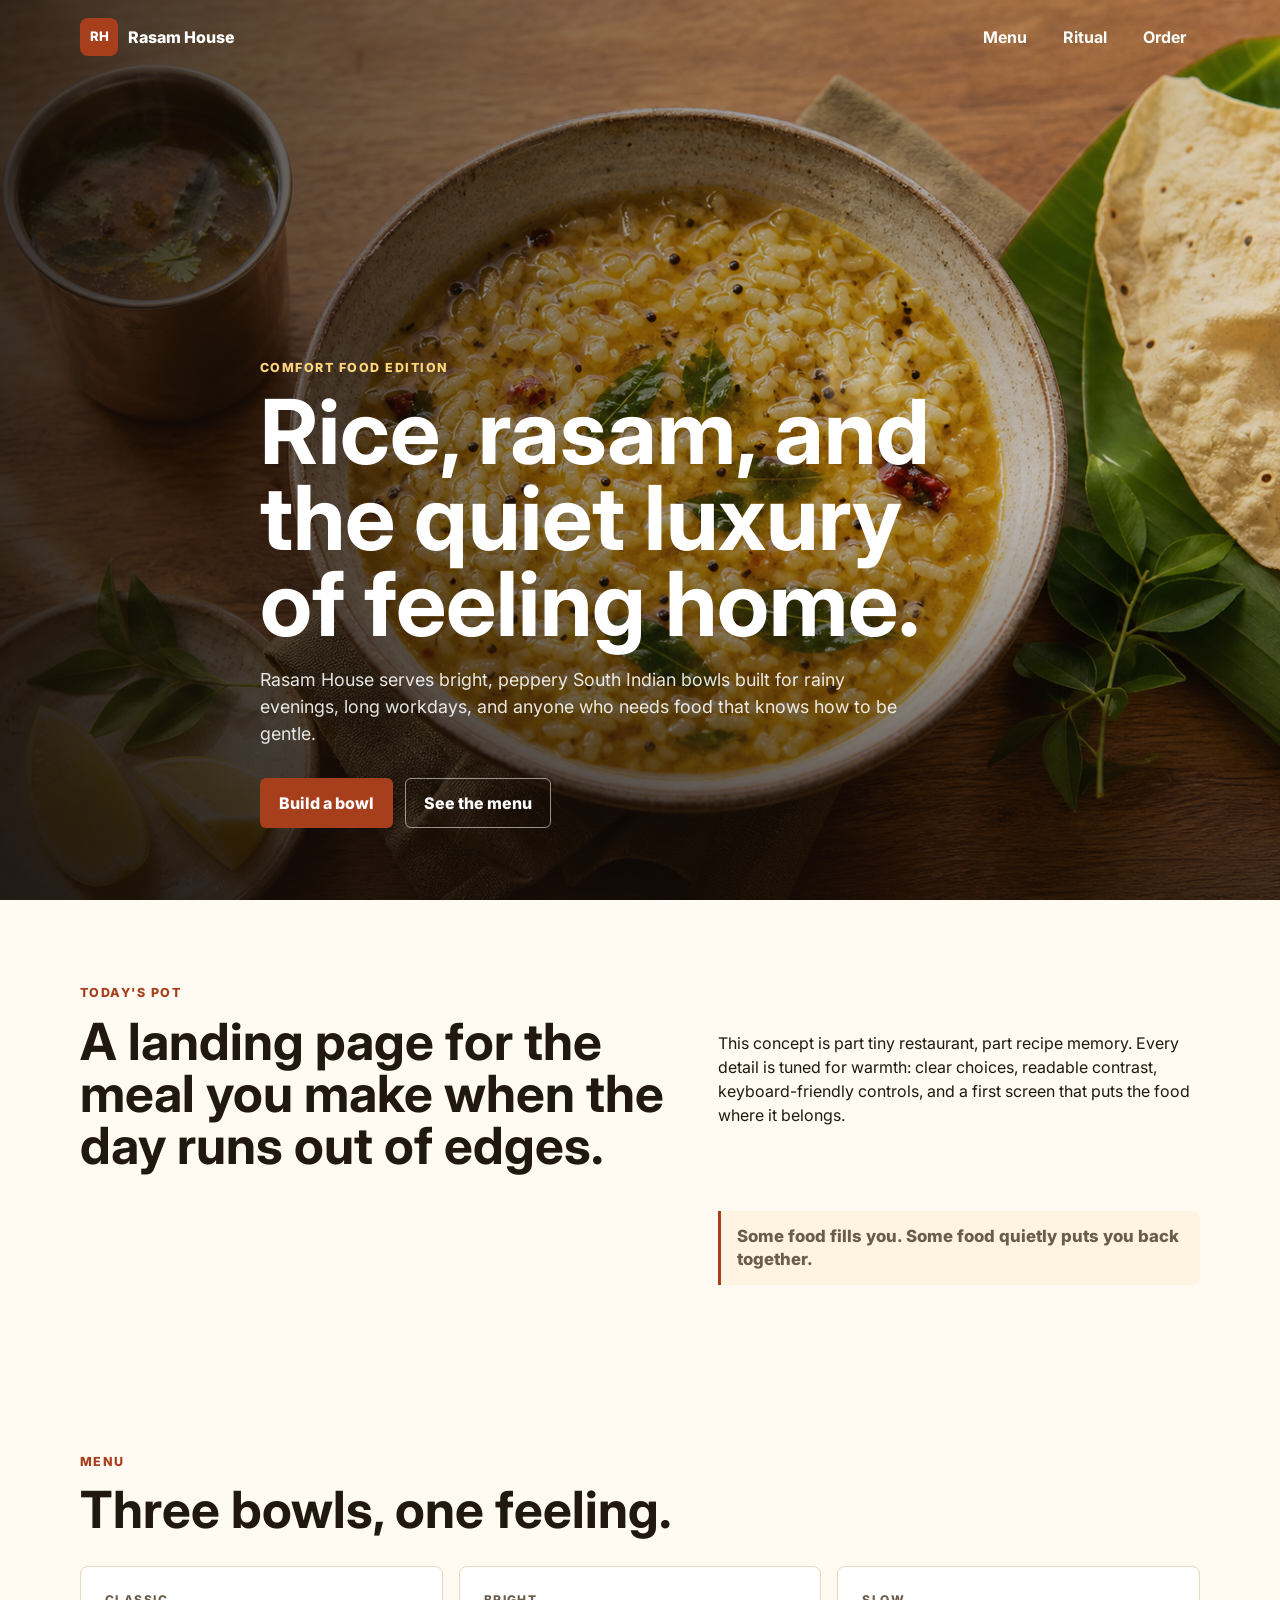
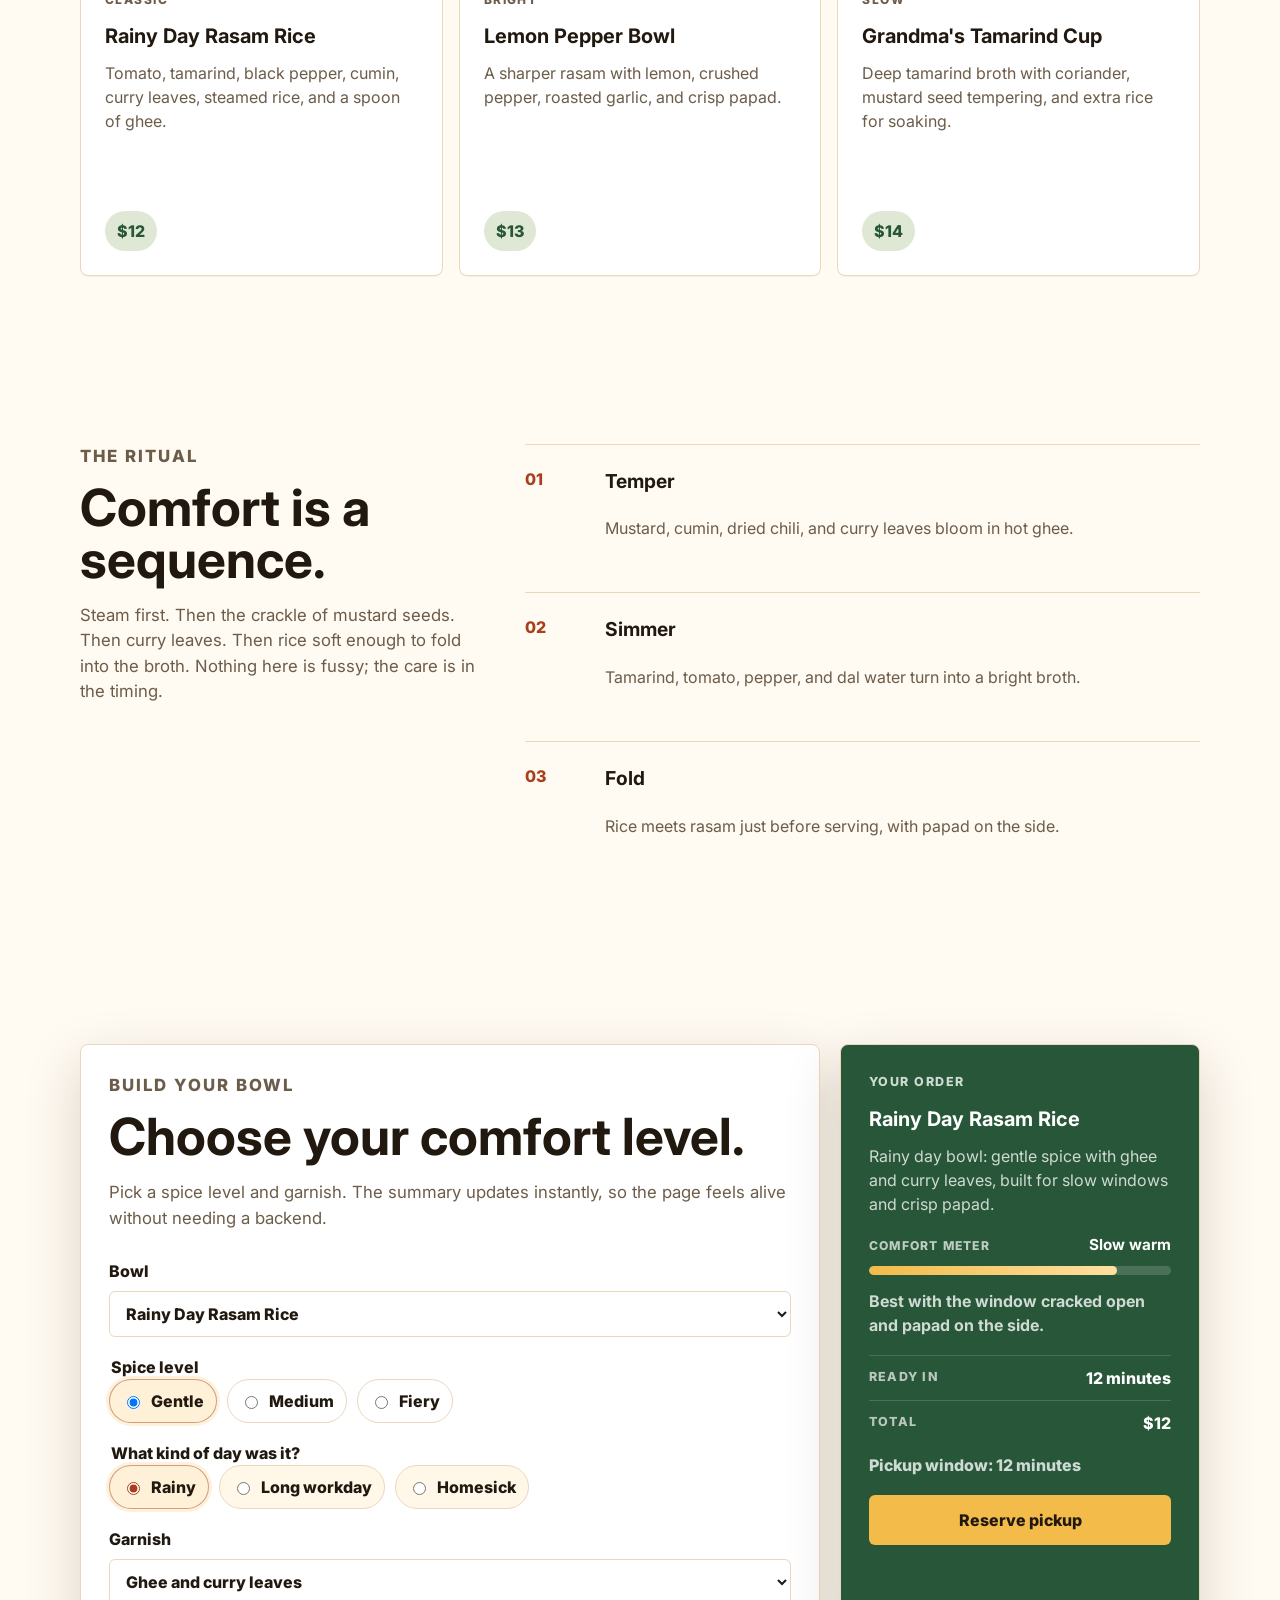
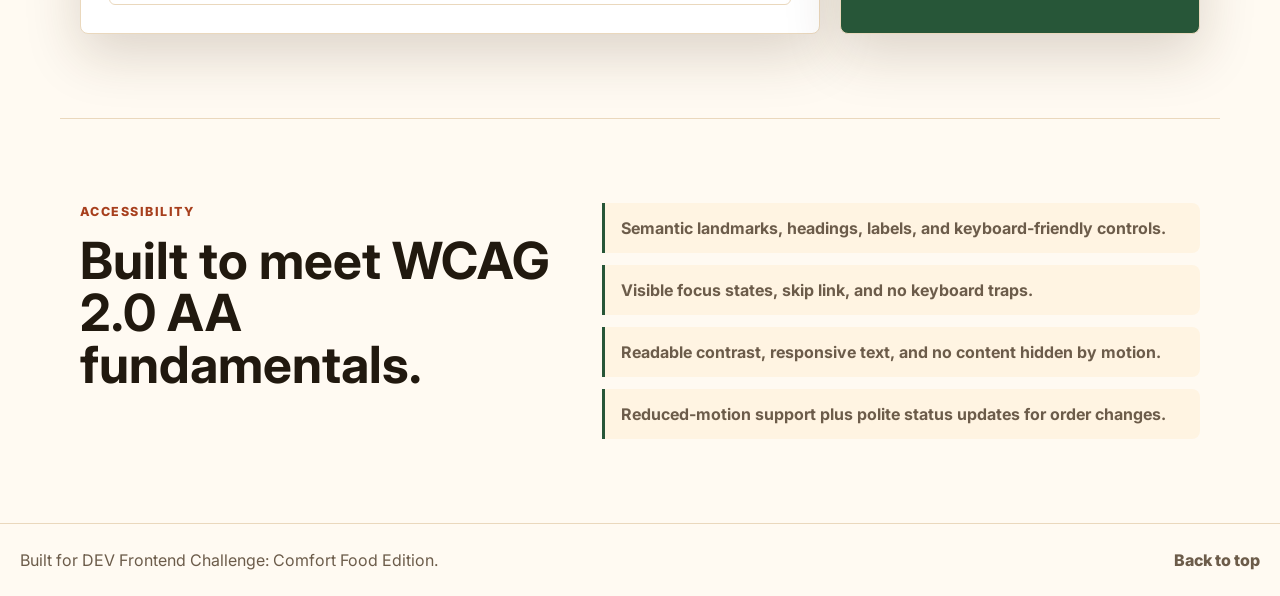
<file: index.html>
<!doctype html>
<html lang="en">
  <head>
    <meta charset="utf-8" />
    <meta name="viewport" content="width=device-width, initial-scale=1" />
    <meta
      name="description"
      content="Rasam House is a comfort food landing page celebrating warm South Indian rasam rice bowls."
    />
    <meta property="og:title" content="Rasam House | Comfort Food Bowls" />
    <meta
      property="og:description"
      content="A warm, responsive comfort-food landing page for South Indian rasam rice bowls."
    />
    <meta
      property="og:image"
      content="https://rohithmatham12.github.io/dev-comfort-food-challenge/assets/screenshot-desktop.png"
    />
    <meta property="og:url" content="https://rohithmatham12.github.io/dev-comfort-food-challenge/" />
    <meta property="og:type" content="website" />
    <meta name="twitter:card" content="summary_large_image" />
    <meta name="twitter:title" content="Rasam House | Comfort Food Bowls" />
    <meta
      name="twitter:description"
      content="A warm, responsive comfort-food landing page for South Indian rasam rice bowls."
    />
    <meta
      name="twitter:image"
      content="https://rohithmatham12.github.io/dev-comfort-food-challenge/assets/screenshot-desktop.png"
    />
    <title>Rasam House | Comfort Food Bowls</title>
    <link rel="preconnect" href="https://fonts.googleapis.com" />
    <link rel="preconnect" href="https://fonts.gstatic.com" crossorigin />
    <link
      href="https://fonts.googleapis.com/css2?family=Inter:wght@400;500;600;700;800&display=swap"
      rel="stylesheet"
    />
    <link rel="stylesheet" href="styles.css" />
  </head>
  <body>
    <a class="skip-link" href="#main">Skip to main content</a>

    <div class="loader" role="status" aria-live="polite" data-loader hidden>
      <div class="loader-card">
        <div class="cooker" aria-hidden="true">
          <div class="cooker-steam">
            <span></span>
            <span></span>
            <span></span>
          </div>
          <div class="cooker-pot">
            <span class="bubble bubble-one"></span>
            <span class="bubble bubble-two"></span>
            <span class="bubble bubble-three"></span>
          </div>
          <div class="cooker-flame"></div>
        </div>
        <p class="loader-title">Simmering rasam</p>
        <p class="loader-copy">Tempering mustard seeds, curry leaves, and a little patience.</p>
        <div class="loader-bar" aria-hidden="true"><span></span></div>
      </div>
    </div>

    <noscript>
      <p class="noscript-note">
        JavaScript is disabled. You can still read the menu and accessibility
        notes; the live bowl builder and pickup receipt are progressive
        enhancements.
      </p>
    </noscript>

    <header class="site-header" data-header>
      <nav class="nav" aria-label="Main navigation">
        <a class="brand" href="#top" aria-label="Rasam House home">
          <span class="brand-mark" aria-hidden="true">RH</span>
          <span>Rasam House</span>
        </a>
        <button
          class="nav-toggle"
          type="button"
          aria-expanded="false"
          aria-controls="nav-links"
          data-nav-toggle
        >
          <span class="sr-only">Toggle navigation</span>
          <span></span>
          <span></span>
          <span></span>
        </button>
        <div class="nav-links" id="nav-links" data-nav-links>
          <a href="#menu">Menu</a>
          <a href="#ritual">Ritual</a>
          <a href="#order">Order</a>
        </div>
      </nav>
    </header>

    <main id="main">
      <section class="hero" id="top" aria-labelledby="hero-title">
        <img
          class="hero-image"
          src="assets/rasam-rice-hero.png"
          alt="A warm bowl of rasam rice with curry leaves, papad, lemon wedges, and a steel cup of rasam"
        />
        <div class="hero-overlay"></div>
        <div class="hero-content">
          <p class="eyebrow">Comfort Food Edition</p>
          <h1 id="hero-title">Rice, rasam, and the quiet luxury of feeling home.</h1>
          <p class="hero-copy">
            Rasam House serves bright, peppery South Indian bowls built for rainy
            evenings, long workdays, and anyone who needs food that knows how to
            be gentle.
          </p>
          <div class="hero-actions" aria-label="Primary actions">
            <a class="button primary" href="#order">Build a bowl</a>
            <a class="button secondary" href="#menu">See the menu</a>
          </div>
        </div>
        <div class="steam" aria-hidden="true">
          <span></span>
          <span></span>
          <span></span>
        </div>
      </section>

      <section class="section intro" aria-labelledby="intro-title">
        <div>
          <p class="eyebrow">Today's pot</p>
          <h2 id="intro-title">A landing page for the meal you make when the day runs out of edges.</h2>
        </div>
        <p>
          This concept is part tiny restaurant, part recipe memory. Every detail
          is tuned for warmth: clear choices, readable contrast, keyboard-friendly
          controls, and a first screen that puts the food where it belongs.
        </p>
        <p class="memory-line">
          Some food fills you. Some food quietly puts you back together.
        </p>
      </section>

      <section class="section menu" id="menu" aria-labelledby="menu-title">
        <div class="section-heading">
          <p class="eyebrow">Menu</p>
          <h2 id="menu-title">Three bowls, one feeling.</h2>
        </div>
        <div class="menu-grid">
          <article class="menu-card">
            <div>
              <p class="menu-label">Classic</p>
              <h3>Rainy Day Rasam Rice</h3>
              <p>
                Tomato, tamarind, black pepper, cumin, curry leaves, steamed rice,
                and a spoon of ghee.
              </p>
            </div>
            <span class="price">$12</span>
          </article>
          <article class="menu-card">
            <div>
              <p class="menu-label">Bright</p>
              <h3>Lemon Pepper Bowl</h3>
              <p>
                A sharper rasam with lemon, crushed pepper, roasted garlic, and
                crisp papad.
              </p>
            </div>
            <span class="price">$13</span>
          </article>
          <article class="menu-card">
            <div>
              <p class="menu-label">Slow</p>
              <h3>Grandma's Tamarind Cup</h3>
              <p>
                Deep tamarind broth with coriander, mustard seed tempering, and
                extra rice for soaking.
              </p>
            </div>
            <span class="price">$14</span>
          </article>
        </div>
      </section>

      <section class="section ritual" id="ritual" aria-labelledby="ritual-title">
        <div class="ritual-copy">
          <p class="eyebrow">The ritual</p>
          <h2 id="ritual-title">Comfort is a sequence.</h2>
          <p>
            Steam first. Then the crackle of mustard seeds. Then curry leaves.
            Then rice soft enough to fold into the broth. Nothing here is fussy;
            the care is in the timing.
          </p>
        </div>
        <ol class="steps" aria-label="Rasam House bowl ritual">
          <li>
            <span>01</span>
            <strong>Temper</strong>
            <p>Mustard, cumin, dried chili, and curry leaves bloom in hot ghee.</p>
          </li>
          <li>
            <span>02</span>
            <strong>Simmer</strong>
            <p>Tamarind, tomato, pepper, and dal water turn into a bright broth.</p>
          </li>
          <li>
            <span>03</span>
            <strong>Fold</strong>
            <p>Rice meets rasam just before serving, with papad on the side.</p>
          </li>
        </ol>
      </section>

      <section class="section order" id="order" aria-labelledby="order-title">
        <div class="order-panel">
          <div>
            <p class="eyebrow">Build your bowl</p>
            <h2 id="order-title">Choose your comfort level.</h2>
            <p>
              Pick a spice level and garnish. The summary updates instantly, so
              the page feels alive without needing a backend.
            </p>
          </div>
          <form class="order-form" data-order-form>
            <label>
              Bowl
              <select name="bowl">
                <option data-price="12">Rainy Day Rasam Rice</option>
                <option data-price="13">Lemon Pepper Bowl</option>
                <option data-price="14">Grandma's Tamarind Cup</option>
              </select>
            </label>
            <fieldset>
              <legend>Spice level</legend>
              <label><input type="radio" name="spice" value="gentle" checked /> Gentle</label>
              <label><input type="radio" name="spice" value="medium" /> Medium</label>
              <label><input type="radio" name="spice" value="fiery" /> Fiery</label>
            </fieldset>
            <fieldset class="mood-picker">
              <legend>What kind of day was it?</legend>
              <label><input type="radio" name="mood" value="rainy" checked /> Rainy</label>
              <label><input type="radio" name="mood" value="long" /> Long workday</label>
              <label><input type="radio" name="mood" value="homesick" /> Homesick</label>
            </fieldset>
            <label>
              Garnish
              <select name="garnish">
                <option>Ghee and curry leaves</option>
                <option>Lemon and coriander</option>
                <option>Extra papad</option>
              </select>
            </label>
          </form>
        </div>
        <aside class="summary" aria-live="polite" aria-labelledby="summary-title" aria-busy="false">
          <p class="eyebrow">Your order</p>
          <h3 id="summary-title" data-summary-bowl>Rainy Day Rasam Rice</h3>
          <p data-summary-copy>
            Gentle spice with ghee and curry leaves. Ready in 12 minutes.
          </p>
          <div class="comfort-meter">
            <div>
              <span>Comfort meter</span>
              <strong data-comfort-label>Slow warm</strong>
            </div>
            <div
              class="meter-track"
              role="meter"
              aria-label="Comfort meter"
              aria-valuemin="0"
              aria-valuemax="100"
              aria-valuenow="82"
              aria-valuetext="Slow warm, 82 percent"
              data-comfort-meter-shell
            >
              <span data-comfort-meter></span>
            </div>
          </div>
          <p class="comfort-note" data-comfort-note>
            Best with the window cracked open and papad on the side.
          </p>
          <dl class="receipt-lines">
            <div>
              <dt>Ready in</dt>
              <dd data-summary-eta>12 minutes</dd>
            </div>
            <div>
              <dt>Total</dt>
              <dd data-summary-total>$12</dd>
            </div>
          </dl>
          <p class="pickup-meta" data-pickup-meta>Pickup window: 12 minutes</p>
          <div class="reservation-steam" data-reservation-steam hidden aria-hidden="true">
            <span></span>
            <span></span>
          </div>
          <div class="order-progress" data-order-progress hidden>
            <span></span>
          </div>
          <button class="button primary" type="button" data-toast-button>
            Reserve pickup
          </button>
          <button class="button quiet" type="button" data-reset-order hidden>
            Change order
          </button>
          <button class="button quiet" type="button" data-copy-receipt hidden>
            Copy pickup note
          </button>
          <p class="toast" role="status" data-toast hidden>
            Pickup reserved. Your bowl will stay warm.
          </p>
        </aside>
      </section>

      <section class="section accessibility" aria-labelledby="accessibility-title">
        <div>
          <p class="eyebrow">Accessibility</p>
          <h2 id="accessibility-title">Built to meet WCAG 2.0 AA fundamentals.</h2>
        </div>
        <ul class="accessibility-list">
          <li>Semantic landmarks, headings, labels, and keyboard-friendly controls.</li>
          <li>Visible focus states, skip link, and no keyboard traps.</li>
          <li>Readable contrast, responsive text, and no content hidden by motion.</li>
          <li>Reduced-motion support plus polite status updates for order changes.</li>
        </ul>
      </section>
    </main>

    <footer class="footer">
      <p>Built for DEV Frontend Challenge: Comfort Food Edition.</p>
      <a href="#top">Back to top</a>
    </footer>

    <script src="script.js"></script>
  </body>
</html>
</file>
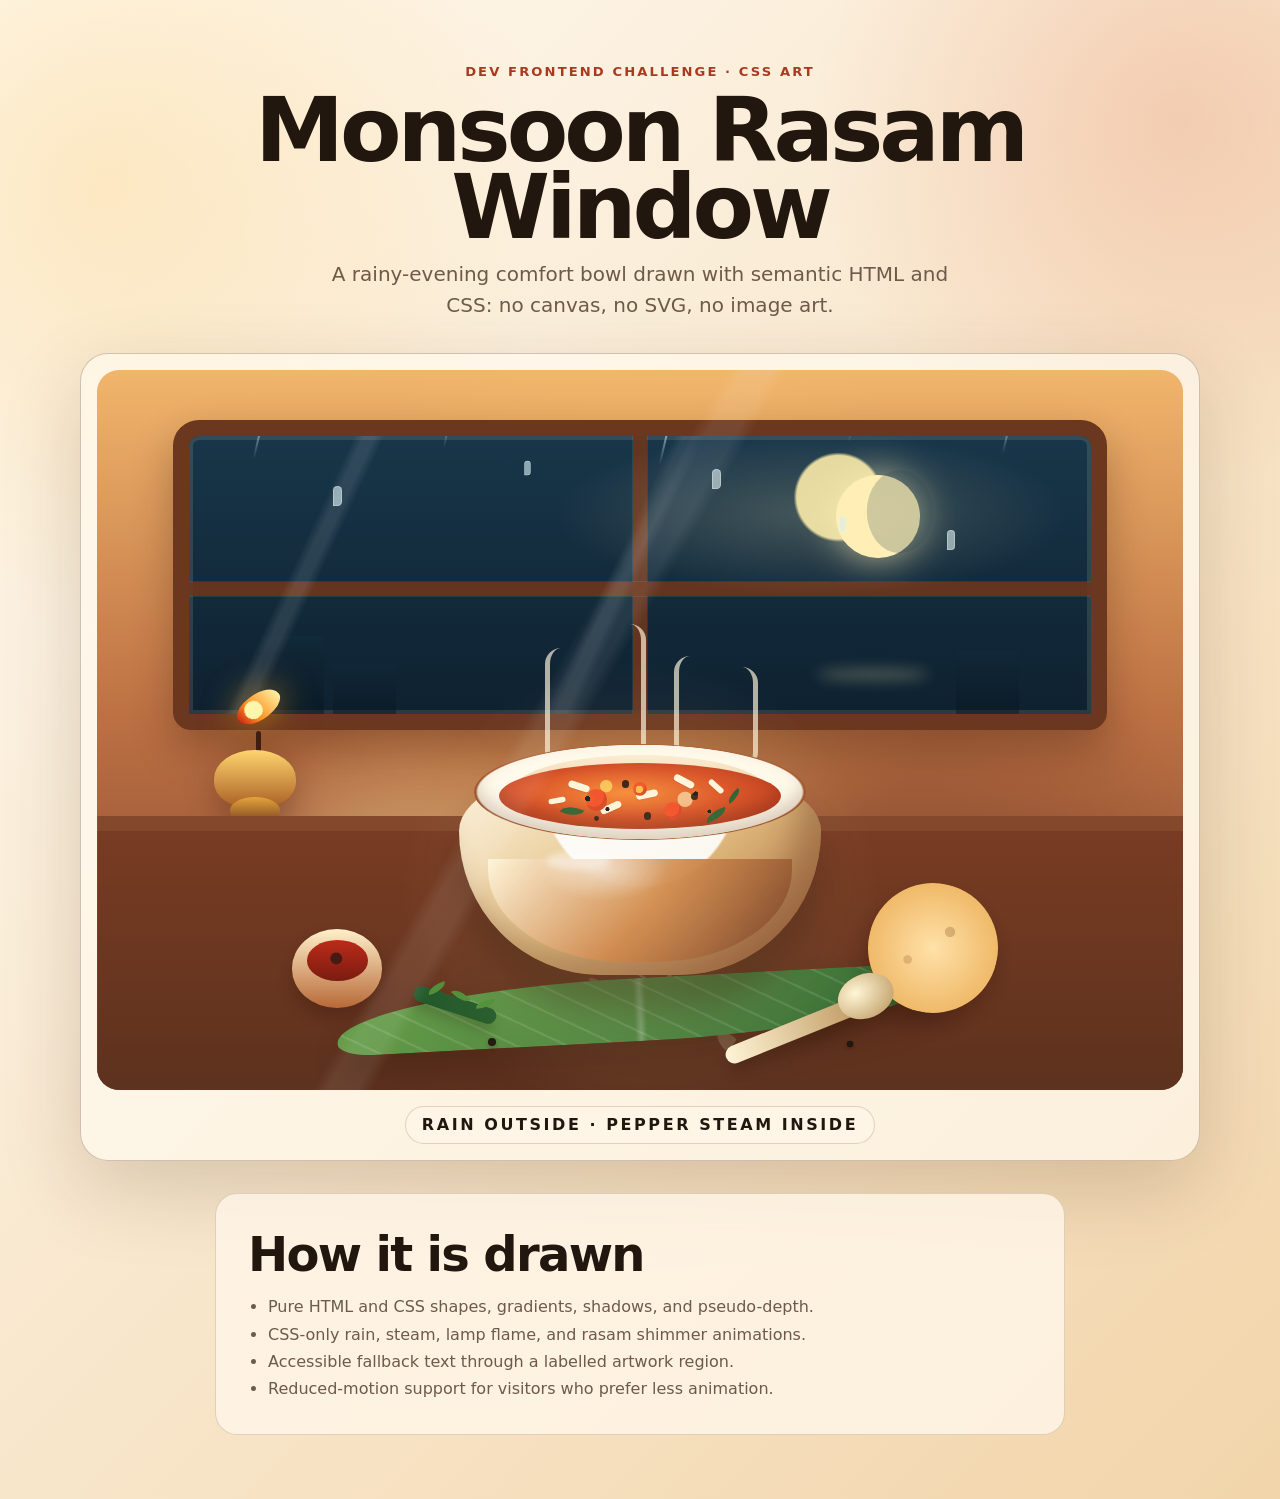
<file: css-art/index.html>
<!doctype html>
<html lang="en">
  <head>
    <meta charset="utf-8" />
    <meta name="viewport" content="width=device-width, initial-scale=1" />
    <title>Monsoon Rasam Window | CSS Art</title>
    <meta
      name="description"
      content="A pure HTML and CSS comfort-food illustration of rasam rice on a rainy evening."
    />
    <meta property="og:title" content="Monsoon Rasam Window | CSS Art" />
    <meta
      property="og:description"
      content="A pure CSS comfort-food scene for the DEV Frontend Challenge."
    />
    <meta property="og:type" content="website" />
    <meta name="twitter:card" content="summary_large_image" />
    <link rel="stylesheet" href="styles.css" />
  </head>
  <body>
    <a class="skip-link" href="#artwork">Skip to artwork</a>

    <main class="page-shell">
      <header class="intro" aria-labelledby="page-title">
        <p class="eyebrow">DEV Frontend Challenge · CSS Art</p>
        <h1 id="page-title">
          <span>Monsoon</span>
          <span>Rasam</span>
          <span>Window</span>
        </h1>
        <p>
          A rainy-evening comfort bowl drawn with semantic HTML and CSS: no
          canvas, no SVG, no image art.
        </p>
      </header>

      <section
        id="artwork"
        class="art-card"
        aria-labelledby="art-title"
        tabindex="-1"
      >
        <div class="art-frame" role="img" aria-labelledby="art-title art-desc">
          <h2 id="art-title" class="sr-only">CSS art of rasam rice by a rainy window</h2>
          <p id="art-desc" class="sr-only">
            A warm bowl of rasam rice sits on a table with curry leaves, pepper,
            papad, a small pickle cup, drifting steam, a brass lamp, and a
            rain-speckled window behind it.
          </p>

          <div class="window" aria-hidden="true">
            <span class="skyline k1"></span>
            <span class="skyline k2"></span>
            <span class="skyline k3"></span>
            <span class="moon"></span>
            <span class="moon-reflection"></span>
            <span class="window-cross vertical"></span>
            <span class="window-cross horizontal"></span>
            <span class="rain r1"></span>
            <span class="rain r2"></span>
            <span class="rain r3"></span>
            <span class="rain r4"></span>
            <span class="rain r5"></span>
            <span class="rain r6"></span>
            <span class="rain r7"></span>
            <span class="rain r8"></span>
            <span class="rain r9"></span>
            <span class="rain r10"></span>
            <span class="rain r11"></span>
            <span class="rain r12"></span>
            <span class="rain r13"></span>
            <span class="rain r14"></span>
            <span class="droplet d1"></span>
            <span class="droplet d2"></span>
            <span class="droplet d3"></span>
            <span class="droplet d4"></span>
            <span class="droplet d5"></span>
          </div>

          <div class="lamp" aria-hidden="true">
            <span class="flame"></span>
            <span class="wick"></span>
            <span class="lamp-bowl"></span>
            <span class="lamp-foot"></span>
          </div>

          <div class="table" aria-hidden="true">
            <span class="kolam"></span>
            <span class="banana-leaf"></span>
            <span class="papad"></span>
            <span class="pickle-cup"><span></span></span>
            <span class="pepper-scatter ps1"></span>
            <span class="pepper-scatter ps2"></span>
            <span class="pepper-scatter ps3"></span>
            <span class="curry-sprig"><span></span><span></span><span></span></span>
            <span class="spoon"></span>
          </div>

          <div class="bowl-zone" aria-hidden="true">
            <span class="steam s1"></span>
            <span class="steam s2"></span>
            <span class="steam s3"></span>
            <span class="steam s4"></span>
            <div class="bowl">
              <span class="bowl-rim"></span>
              <span class="rasam"></span>
              <span class="rice-grain g1"></span>
              <span class="rice-grain g2"></span>
              <span class="rice-grain g3"></span>
              <span class="rice-grain g4"></span>
              <span class="rice-grain g5"></span>
              <span class="rice-grain g6"></span>
              <span class="tomato t1"></span>
              <span class="tomato t2"></span>
              <span class="tomato t3"></span>
              <span class="pepper p1"></span>
              <span class="pepper p2"></span>
              <span class="pepper p3"></span>
              <span class="pepper p4"></span>
              <span class="pepper p5"></span>
              <span class="leaf l1"></span>
              <span class="leaf l2"></span>
              <span class="leaf l3"></span>
              <span class="tempering"></span>
              <span class="bowl-front"></span>
              <span class="shine"></span>
            </div>
          </div>

        </div>
        <p class="art-caption">rain outside · pepper steam inside</p>
      </section>

      <section class="notes" aria-labelledby="notes-title">
        <h2 id="notes-title">How it is drawn</h2>
        <ul>
          <li>Pure HTML and CSS shapes, gradients, shadows, and pseudo-depth.</li>
          <li>CSS-only rain, steam, lamp flame, and rasam shimmer animations.</li>
          <li>Accessible fallback text through a labelled artwork region.</li>
          <li>Reduced-motion support for visitors who prefer less animation.</li>
        </ul>
      </section>
    </main>
  </body>
</html>
</file>
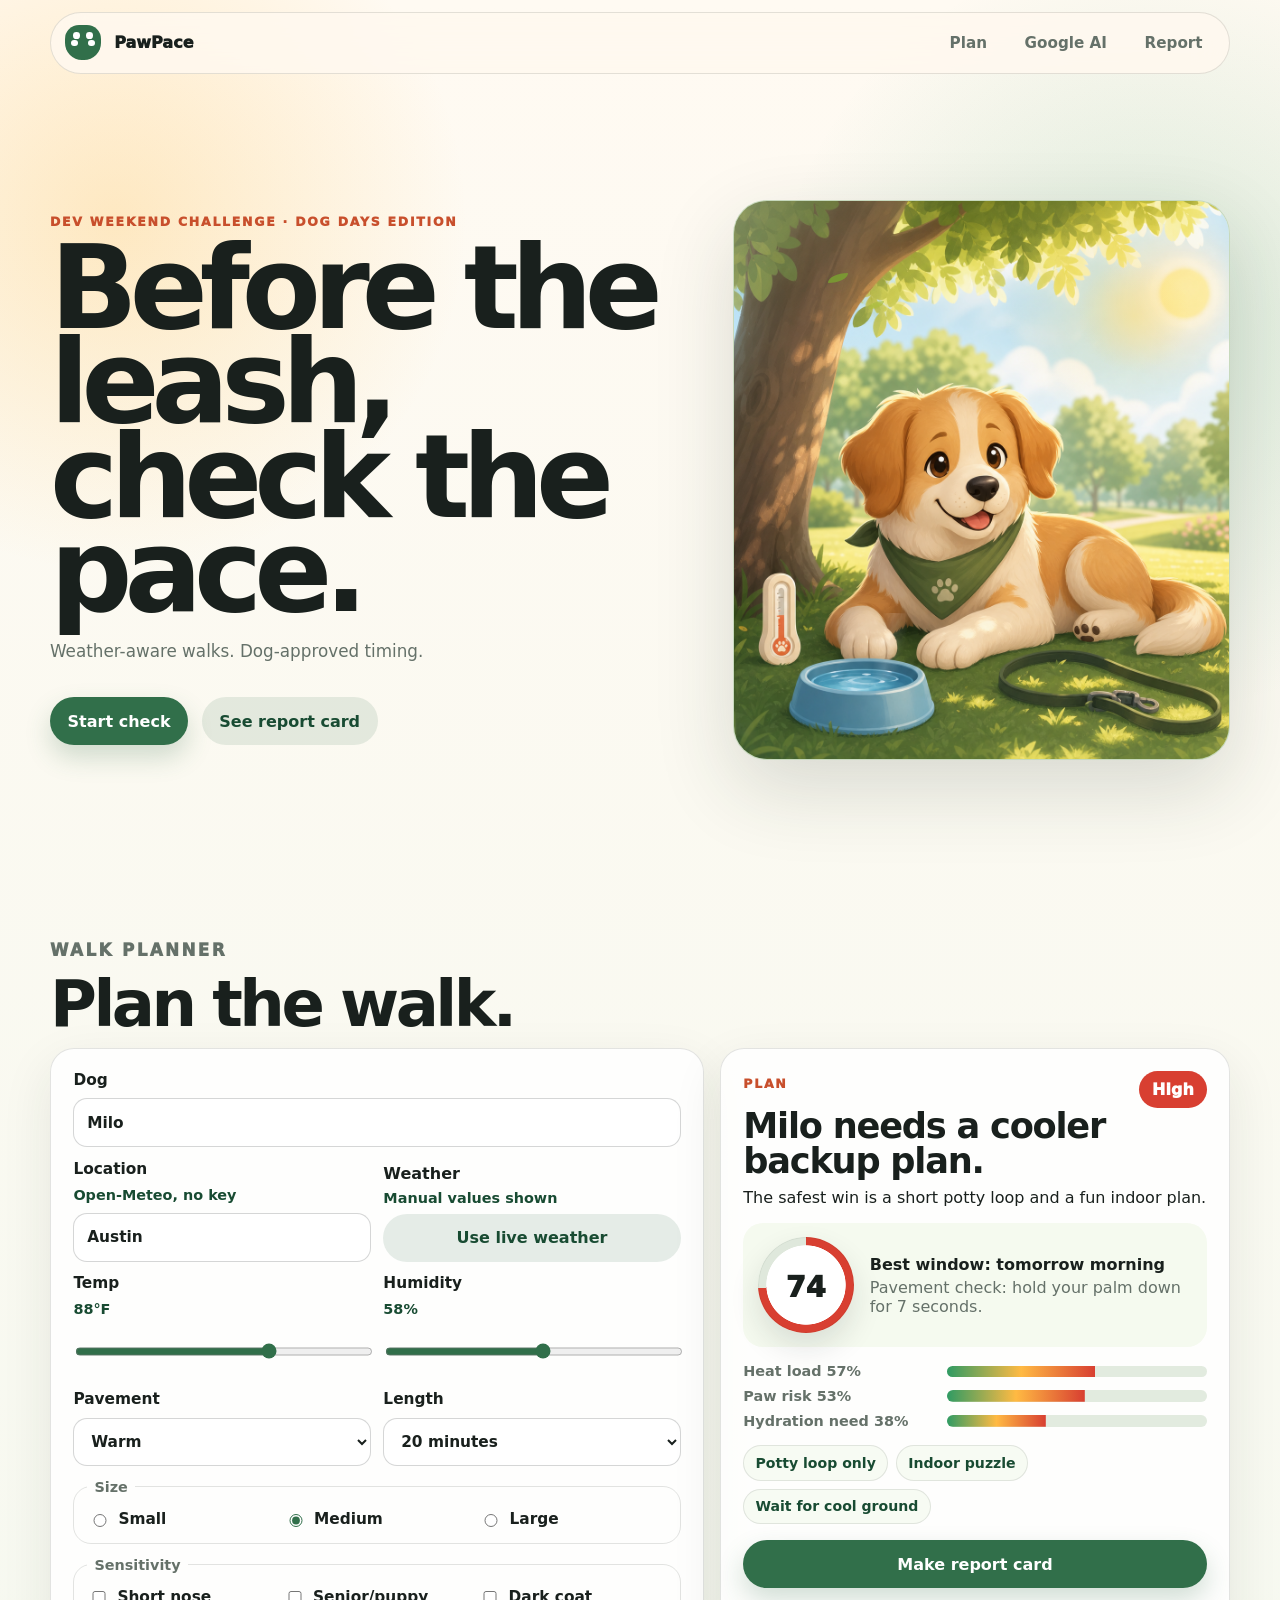
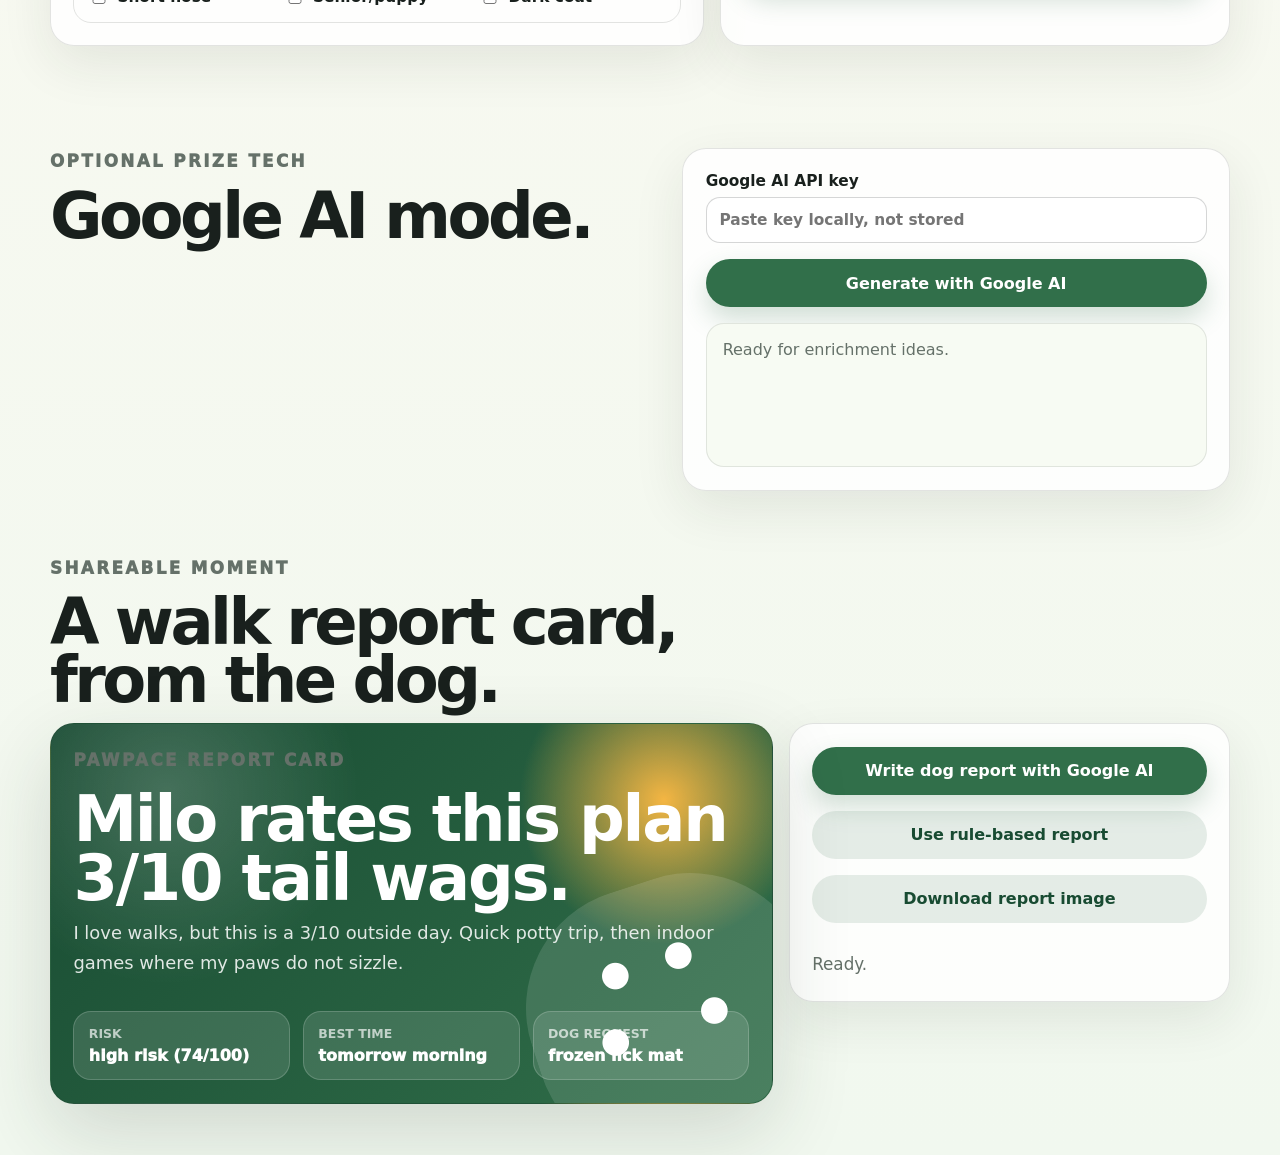
<file: dog-days/index.html>
<!doctype html>
<html lang="en">
  <head>
    <meta charset="utf-8" />
    <meta name="viewport" content="width=device-width, initial-scale=1" />
    <title>PawPace | Dog Days Walk Planner</title>
    <meta
      name="description"
      content="A dog walk safety and enrichment planner for hot Dog Days weather."
    />
    <meta property="og:title" content="PawPace | Dog Days Walk Planner" />
    <meta
      property="og:description"
      content="Plan safer walks, paw checks, hydration, and indoor enrichment for dogs."
    />
    <meta
      property="og:image"
      content="https://rohithmatham12.github.io/dev-comfort-food-challenge/dog-days/assets/pawpace-cover.png"
    />
    <meta property="og:type" content="website" />
    <meta name="twitter:card" content="summary_large_image" />
    <link rel="stylesheet" href="styles.css" />
  </head>
  <body>
    <a class="skip-link" href="#planner">Skip to planner</a>

    <header class="site-header">
      <a class="brand" href="#top" aria-label="PawPace home">
        <span class="paw-logo" aria-hidden="true">
          <span></span><span></span><span></span><span></span>
        </span>
        <span>PawPace</span>
      </a>
      <nav aria-label="Primary navigation">
        <a href="#planner">Plan</a>
        <a href="#ai">Google AI</a>
        <a href="#report">Report</a>
      </nav>
    </header>

    <main id="top">
      <section class="hero" aria-labelledby="hero-title">
        <div class="hero-copy">
          <p class="eyebrow">DEV Weekend Challenge · Dog Days Edition</p>
          <h1 id="hero-title">
            <span>Before the</span>
            <span>leash, check</span>
            <span>the pace.</span>
          </h1>
          <p>Weather-aware walks. Dog-approved timing.</p>
          <div class="hero-actions">
            <a class="button primary" href="#planner">Start check</a>
            <a class="button ghost" href="#report">See report card</a>
          </div>
        </div>

        <div class="dog-card">
          <img
            class="hero-dog-image"
            src="assets/pawpace-hero-dog-cute.png"
            alt="A happy fluffy dog resting in tree shade with a water bowl, leash, and warm sun nearby."
          />
          <span class="sun-pulse" aria-hidden="true"></span>
          <span class="leaf-drift leaf-one" aria-hidden="true"></span>
          <span class="leaf-drift leaf-two" aria-hidden="true"></span>
          <span class="water-shimmer" aria-hidden="true"></span>
        </div>
      </section>

      <section id="planner" class="planner-section" aria-labelledby="planner-title">
        <div class="section-heading compact-heading">
          <p class="eyebrow">Walk Planner</p>
          <h2 id="planner-title">Plan the walk.</h2>
        </div>

        <div class="planner-grid">
          <form class="planner-form" aria-describedby="planner-help">
            <p id="planner-help" class="sr-only">
              Change any field to update the walk safety plan.
            </p>

            <label>
              Dog
              <input id="dog-name" name="dog-name" value="Milo" autocomplete="off" />
            </label>

            <div class="field-row">
              <label>
                Location
                <span class="value-label">Open-Meteo, no key</span>
                <input
                  id="location"
                  name="location"
                  value="Austin"
                  autocomplete="address-level2"
                />
              </label>
              <div class="weather-action">
                <p>Weather</p>
                <span class="value-label" data-weather-status>Manual values shown</span>
                <button class="button ghost" type="button" data-weather-button>
                  Use live weather
                </button>
              </div>
            </div>

            <div class="field-row">
              <label>
                Temp
                <span class="value-label"><span data-temp-label>88</span>°F</span>
                <input id="temperature" type="range" min="45" max="110" value="88" />
              </label>
              <label>
                Humidity
                <span class="value-label"><span data-humidity-label>58</span>%</span>
                <input id="humidity" type="range" min="10" max="100" value="58" />
              </label>
            </div>

            <div class="field-row">
              <label>
                Pavement
                <select id="pavement">
                  <option value="cool">Cool / shaded</option>
                  <option value="warm" selected>Warm</option>
                  <option value="hot">Hot to touch</option>
                </select>
              </label>
              <label>
                Length
                <select id="duration">
                  <option value="10">10 minutes</option>
                  <option value="20" selected>20 minutes</option>
                  <option value="35">35 minutes</option>
                  <option value="50">50 minutes</option>
                </select>
              </label>
            </div>

            <fieldset>
              <legend>Size</legend>
              <label>
                <input type="radio" name="dog-size" value="small" />
                Small
              </label>
              <label>
                <input type="radio" name="dog-size" value="medium" checked />
                Medium
              </label>
              <label>
                <input type="radio" name="dog-size" value="large" />
                Large
              </label>
            </fieldset>

            <fieldset>
              <legend>Sensitivity</legend>
              <label>
                <input id="short-nose" type="checkbox" />
                Short nose
              </label>
              <label>
                <input id="senior" type="checkbox" />
                Senior/puppy
              </label>
              <label>
                <input id="dark-coat" type="checkbox" />
                Dark coat
              </label>
            </fieldset>
          </form>

          <aside class="result-card" aria-live="polite" aria-labelledby="result-title">
            <div class="result-topline">
              <p class="eyebrow">Plan</p>
              <span class="risk-pill" data-risk-pill>Moderate</span>
            </div>
            <h3 id="result-title" data-result-title>Milo needs a slower, shaded walk.</h3>
            <p data-result-copy>
              Keep the route short, bring water, and choose shade when possible.
            </p>

            <div class="score-wrap">
              <div
                class="score-ring"
                role="meter"
                aria-label="Walk caution score"
                aria-valuemin="0"
                aria-valuemax="100"
                aria-valuenow="58"
                data-score-ring
              >
                <span data-score>58</span>
              </div>
              <div>
                <strong data-walk-window>Best window: after sunset</strong>
                <span data-paw-check>Pavement check: hold your palm down for 7 seconds.</span>
              </div>
            </div>

            <div class="risk-breakdown" aria-label="Risk score breakdown">
              <span data-heat-bar></span>
              <span data-paw-bar></span>
              <span data-hydration-bar></span>
            </div>

            <ul class="plan-list" data-plan-list></ul>

            <a class="button primary full" href="#report">Make report card</a>
            <p class="copy-status" data-copy-status aria-live="polite"></p>
          </aside>
        </div>
      </section>

      <section id="ai" class="ai-section" aria-labelledby="ai-title">
        <div class="section-heading compact-heading">
          <p class="eyebrow">Optional Prize Tech</p>
          <h2 id="ai-title">Google AI mode.</h2>
        </div>
        <div class="ai-card">
          <label>
            Google AI API key
            <input
              id="gemini-key"
              type="password"
              placeholder="Paste key locally, not stored"
              autocomplete="off"
            />
          </label>
          <button class="button primary" type="button" data-ai-button>
            Generate with Google AI
          </button>
          <div class="ai-output" data-ai-output aria-live="polite">Ready for enrichment ideas.</div>
        </div>
      </section>

      <section id="report" class="report-section" aria-labelledby="report-title">
        <div class="section-heading compact-heading">
          <p class="eyebrow">Shareable Moment</p>
          <h2 id="report-title">A walk report card, from the dog.</h2>
        </div>

        <div class="report-grid">
          <article class="report-card" data-report-card>
            <p class="report-kicker">PawPace Report Card</p>
            <h3 data-report-heading>Milo rates this plan 6/10 tail wags.</h3>
            <p data-report-note>
              Pavement feels a little spicy, buddy. Let us move this walk later,
              keep it shady, and trade the long loop for sniff games.
            </p>
            <dl>
              <div>
                <dt>Risk</dt>
                <dd data-report-risk>Moderate</dd>
              </div>
              <div>
                <dt>Best time</dt>
                <dd data-report-window>After sunset</dd>
              </div>
              <div>
                <dt>Dog request</dt>
                <dd data-report-treat>Puzzle toy, please.</dd>
              </div>
            </dl>
          </article>

          <div class="report-actions">
            <button class="button primary" type="button" data-report-button>
              Write dog report with Google AI
            </button>
            <button class="button ghost" type="button" data-fallback-report>
              Use rule-based report
            </button>
            <button class="button ghost" type="button" data-download-report>
              Download report image
            </button>
            <p class="ai-note" data-report-status aria-live="polite">Ready.</p>
          </div>
        </div>
      </section>
    </main>

    <script src="script.js"></script>
  </body>
</html>
</file>
<file: styles.css>
:root {
  color-scheme: light;
  --ink: #21190f;
  --muted: #6c5c4a;
  --paper: #fffaf2;
  --surface: #ffffff;
  --line: #ead8bd;
  --leaf: #275638;
  --leaf-soft: #dfe8d5;
  --spice: #a73f1d;
  --spice-dark: #7d2d16;
  --gold: #f2bb4a;
  --shadow: 0 20px 55px rgba(59, 37, 16, 0.18);
  font-family: Inter, ui-sans-serif, system-ui, -apple-system, BlinkMacSystemFont,
    "Segoe UI", sans-serif;
}

* {
  box-sizing: border-box;
}

html {
  scroll-behavior: smooth;
}

body {
  margin: 0;
  color: var(--ink);
  background: var(--paper);
  line-height: 1.5;
}

img {
  display: block;
  max-width: 100%;
}

[hidden] {
  display: none !important;
}

a {
  color: inherit;
}

button,
select,
input {
  font: inherit;
}

:focus-visible {
  outline: 3px solid var(--gold);
  outline-offset: 4px;
}

.skip-link {
  position: fixed;
  top: 12px;
  left: 12px;
  z-index: 20;
  transform: translateY(-140%);
  border-radius: 6px;
  background: var(--ink);
  color: white;
  padding: 10px 14px;
  transition: transform 160ms ease;
}

.skip-link:focus {
  transform: translateY(0);
}

.noscript-note {
  margin: 0;
  border-bottom: 1px solid var(--line);
  background: #fff4e2;
  color: var(--ink);
  font-weight: 700;
  padding: 12px 20px;
  text-align: center;
}

.site-header {
  position: fixed;
  inset: 0 0 auto;
  z-index: 10;
  transition: background 180ms ease, box-shadow 180ms ease;
}

.site-header.is-scrolled {
  background: rgba(255, 250, 242, 0.92);
  box-shadow: 0 1px 0 var(--line);
  backdrop-filter: blur(16px);
}

.nav {
  display: flex;
  align-items: center;
  justify-content: space-between;
  max-width: 1160px;
  margin: 0 auto;
  padding: 16px 20px;
}

.brand {
  display: inline-flex;
  align-items: center;
  gap: 10px;
  color: white;
  font-weight: 800;
  letter-spacing: 0;
  text-decoration: none;
}

.is-scrolled .brand,
.is-scrolled .nav-links a,
.is-scrolled .nav-toggle {
  color: var(--ink);
}

.brand-mark {
  display: grid;
  width: 38px;
  height: 38px;
  place-items: center;
  border-radius: 8px;
  background: var(--spice);
  color: white;
  font-size: 0.82rem;
}

.nav-links {
  display: flex;
  gap: 8px;
}

.nav-links a {
  border-radius: 999px;
  color: white;
  font-weight: 700;
  padding: 9px 14px;
  text-decoration: none;
}

.nav-links a:hover {
  background: rgba(255, 255, 255, 0.18);
}

.is-scrolled .nav-links a:hover {
  background: var(--leaf-soft);
}

.nav-toggle {
  display: none;
  border: 0;
  background: transparent;
  color: white;
  padding: 8px;
}

.nav-toggle span:not(.sr-only) {
  display: block;
  width: 24px;
  height: 2px;
  margin: 5px 0;
  background: currentColor;
}

.sr-only {
  position: absolute;
  width: 1px;
  height: 1px;
  overflow: hidden;
  clip: rect(0, 0, 0, 0);
  white-space: nowrap;
}

.loader {
  position: fixed;
  inset: 0;
  z-index: 30;
  display: grid;
  place-items: center;
  background:
    radial-gradient(circle at 50% 35%, rgba(242, 187, 74, 0.28), transparent 34%),
    var(--paper);
  transition: opacity 380ms ease, visibility 380ms ease;
}

.loader.is-hidden {
  visibility: hidden;
  opacity: 0;
  pointer-events: none;
}

.loader-card {
  width: min(360px, calc(100vw - 36px));
  border: 1px solid var(--line);
  border-radius: 8px;
  background: rgba(255, 255, 255, 0.92);
  box-shadow: var(--shadow);
  padding: 30px;
  text-align: center;
}

.cooker {
  position: relative;
  width: 150px;
  height: 130px;
  margin: 0 auto 18px;
}

.cooker-steam {
  position: absolute;
  inset: 0 0 auto;
  display: flex;
  justify-content: center;
  gap: 16px;
  height: 70px;
}

.cooker-steam span {
  width: 10px;
  height: 58px;
  border-radius: 999px;
  background: linear-gradient(180deg, rgba(167, 63, 29, 0), rgba(167, 63, 29, 0.28), rgba(167, 63, 29, 0));
  filter: blur(4px);
  animation: steam-rise 1.8s ease-in-out infinite;
}

.cooker-steam span:nth-child(2) {
  animation-delay: 280ms;
}

.cooker-steam span:nth-child(3) {
  animation-delay: 560ms;
}

.cooker-pot {
  position: absolute;
  left: 15px;
  right: 15px;
  bottom: 22px;
  height: 58px;
  border-radius: 8px 8px 28px 28px;
  background: linear-gradient(180deg, #ffe0a0, #d7692e);
  box-shadow: inset 0 -10px 0 rgba(125, 45, 22, 0.18);
}

.cooker-pot::before,
.cooker-pot::after {
  content: "";
  position: absolute;
  top: 17px;
  width: 20px;
  height: 18px;
  border: 6px solid #d7692e;
  border-radius: 999px;
}

.cooker-pot::before {
  left: -22px;
}

.cooker-pot::after {
  right: -22px;
}

.bubble {
  position: absolute;
  bottom: 18px;
  width: 10px;
  height: 10px;
  border-radius: 50%;
  background: rgba(255, 250, 242, 0.82);
  animation: bubble-pop 1.2s ease-in-out infinite;
}

.bubble-one {
  left: 32px;
}

.bubble-two {
  left: 58px;
  animation-delay: 250ms;
}

.bubble-three {
  right: 34px;
  animation-delay: 520ms;
}

.cooker-flame {
  position: absolute;
  left: 50%;
  bottom: 0;
  width: 36px;
  height: 34px;
  border-radius: 60% 60% 55% 55%;
  background: linear-gradient(180deg, #ffd56f, #d94719);
  transform: translateX(-50%);
  animation: flame-flicker 620ms ease-in-out infinite alternate;
}

.loader-title {
  margin-bottom: 6px;
  font-size: 1.25rem;
  font-weight: 800;
}

.loader-copy {
  margin-bottom: 18px;
  color: var(--muted);
}

.loader-bar {
  height: 8px;
  overflow: hidden;
  border-radius: 999px;
  background: var(--leaf-soft);
}

.loader-bar span {
  display: block;
  width: 48%;
  height: 100%;
  border-radius: inherit;
  background: var(--spice);
  animation: loader-sweep 1.25s ease-in-out infinite;
}

.hero {
  position: relative;
  min-height: 100svh;
  display: grid;
  align-items: end;
  overflow: hidden;
  padding: 120px 20px 72px;
}

.hero-image,
.hero-overlay {
  position: absolute;
  inset: 0;
  width: 100%;
  height: 100%;
}

.hero-image {
  object-fit: cover;
}

.hero-overlay {
  background:
    linear-gradient(90deg, rgba(20, 12, 7, 0.84), rgba(20, 12, 7, 0.34) 58%, rgba(20, 12, 7, 0.12)),
    linear-gradient(0deg, rgba(20, 12, 7, 0.62), transparent 46%);
}

.hero-content {
  position: relative;
  max-width: 760px;
  margin: 0 auto;
  width: min(1160px, 100%);
  color: white;
  animation: hero-rise 700ms ease-out both;
}

.steam {
  position: absolute;
  right: clamp(180px, 30vw, 470px);
  bottom: clamp(360px, 50vh, 520px);
  display: flex;
  gap: 16px;
  opacity: 0.62;
  pointer-events: none;
}

.steam span {
  width: 12px;
  height: 92px;
  border-radius: 999px;
  background: linear-gradient(180deg, rgba(255, 255, 255, 0), rgba(255, 245, 219, 0.9), rgba(255, 255, 255, 0));
  filter: blur(7px);
  transform-origin: bottom;
  animation: hero-steam-rise 3.4s ease-in-out infinite;
}

.steam span:nth-child(2) {
  height: 116px;
  animation-delay: 650ms;
}

.steam span:nth-child(3) {
  height: 82px;
  animation-delay: 1.2s;
}

.eyebrow {
  margin: 0 0 12px;
  color: var(--spice);
  font-size: 0.78rem;
  font-weight: 800;
  letter-spacing: 0.12em;
  text-transform: uppercase;
}

.hero .eyebrow {
  color: #ffd77a;
}

h1,
h2,
h3,
p {
  margin-top: 0;
}

h1 {
  max-width: 740px;
  margin-bottom: 20px;
  font-size: clamp(2.55rem, 7vw, 5.65rem);
  line-height: 0.96;
  letter-spacing: 0;
}

h2 {
  margin-bottom: 18px;
  font-size: clamp(2rem, 4vw, 3.6rem);
  line-height: 1.02;
  letter-spacing: 0;
}

h3 {
  margin-bottom: 10px;
  font-size: 1.25rem;
}

.hero-copy {
  max-width: 650px;
  color: rgba(255, 255, 255, 0.88);
  font-size: 1.12rem;
}

.hero-actions {
  display: flex;
  flex-wrap: wrap;
  gap: 12px;
  margin-top: 30px;
}

.button {
  display: inline-flex;
  min-height: 46px;
  align-items: center;
  justify-content: center;
  border: 1px solid transparent;
  border-radius: 6px;
  cursor: pointer;
  font-weight: 800;
  padding: 12px 18px;
  text-decoration: none;
}

.button.primary {
  background: var(--spice);
  color: white;
}

.button.primary:hover {
  background: var(--spice-dark);
}

.button:disabled {
  cursor: not-allowed;
  opacity: 0.78;
}

.button.secondary {
  border-color: rgba(255, 255, 255, 0.55);
  color: white;
}

.button.secondary:hover {
  background: rgba(255, 255, 255, 0.14);
}

.button.quiet {
  border-color: rgba(255, 255, 255, 0.36);
  background: transparent;
  color: white;
}

.button.quiet:hover {
  background: rgba(255, 255, 255, 0.12);
}

.section {
  max-width: 1160px;
  margin: 0 auto;
  padding: 84px 20px;
}

.intro {
  display: grid;
  grid-template-columns: minmax(0, 1.1fr) minmax(280px, 0.9fr);
  column-gap: 48px;
  row-gap: 18px;
  align-items: center;
}

.intro p:last-child,
.ritual-copy p,
.order-panel p {
  color: var(--muted);
  font-size: 1.05rem;
}

.intro .memory-line {
  grid-column: 2;
  width: 100%;
  margin: 4px 0 0;
  border-left: 3px solid var(--spice);
  border-radius: 0 8px 8px 0;
  background: #fff4e2;
  color: var(--ink);
  font-size: 1.02rem;
  font-weight: 800;
  line-height: 1.35;
  padding: 14px 16px;
}

.section-heading {
  max-width: 680px;
  margin-bottom: 30px;
}

.menu-grid {
  display: grid;
  grid-template-columns: repeat(3, minmax(0, 1fr));
  gap: 16px;
}

.menu-card {
  min-height: 310px;
  display: flex;
  flex-direction: column;
  justify-content: space-between;
  border: 1px solid var(--line);
  border-radius: 8px;
  background: var(--surface);
  box-shadow: 0 1px 0 rgba(59, 37, 16, 0.04);
  padding: 24px;
}

.menu-card p {
  color: var(--muted);
}

.menu-label {
  color: var(--leaf);
  font-size: 0.75rem;
  font-weight: 800;
  letter-spacing: 0.12em;
  text-transform: uppercase;
}

.price {
  width: max-content;
  border-radius: 999px;
  background: var(--leaf-soft);
  color: var(--leaf);
  font-weight: 800;
  padding: 8px 12px;
}

.ritual {
  display: grid;
  grid-template-columns: 0.75fr 1.25fr;
  gap: 40px;
}

.steps {
  display: grid;
  gap: 14px;
  margin: 0;
  padding: 0;
  list-style: none;
}

.steps li {
  display: grid;
  grid-template-columns: 64px 1fr;
  gap: 16px;
  border-top: 1px solid var(--line);
  padding: 22px 0;
}

.steps span {
  color: var(--spice);
  font-weight: 800;
}

.steps strong {
  display: block;
  margin-bottom: 5px;
  font-size: 1.2rem;
}

.steps p {
  grid-column: 2;
  color: var(--muted);
}

.order {
  display: grid;
  grid-template-columns: minmax(0, 1fr) 360px;
  gap: 20px;
  align-items: stretch;
}

.order-panel,
.summary {
  border: 1px solid var(--line);
  border-radius: 8px;
  background: var(--surface);
  box-shadow: var(--shadow);
  padding: 28px;
}

.order-form {
  display: grid;
  gap: 18px;
  margin-top: 28px;
}

label,
legend {
  color: var(--ink);
  font-weight: 800;
}

select {
  width: 100%;
  min-height: 46px;
  margin-top: 8px;
  border: 1px solid var(--line);
  border-radius: 6px;
  background: white;
  color: var(--ink);
  padding: 0 12px;
}

fieldset {
  display: flex;
  flex-wrap: wrap;
  gap: 10px;
  border: 0;
  margin: 0;
  padding: 0;
}

fieldset label {
  display: inline-flex;
  align-items: center;
  gap: 8px;
  border: 1px solid var(--line);
  border-radius: 999px;
  cursor: pointer;
  padding: 9px 12px;
}

fieldset label:has(input:checked) {
  border-color: rgba(167, 63, 29, 0.48);
  background: #fff1d8;
  box-shadow: 0 0 0 3px rgba(242, 187, 74, 0.2);
}

.mood-picker label {
  background: #fff7e8;
}

.mood-picker input:checked {
  accent-color: var(--spice);
}

.summary {
  background: var(--leaf);
  color: white;
}

.summary .eyebrow,
.summary p {
  color: rgba(255, 255, 255, 0.78);
}

.summary .button {
  width: 100%;
  margin-top: 18px;
  background: var(--gold);
  color: var(--ink);
}

.summary .button:hover {
  background: #ffd56f;
}

.summary .button.quiet {
  margin-top: 10px;
  border-color: rgba(255, 255, 255, 0.42);
  background: transparent;
  color: white;
}

.summary .button.quiet:hover {
  background: rgba(255, 255, 255, 0.12);
}

.comfort-meter {
  display: grid;
  gap: 9px;
  margin-top: 18px;
}

.comfort-meter div:first-child {
  display: flex;
  align-items: baseline;
  justify-content: space-between;
  gap: 12px;
}

.comfort-meter span {
  color: rgba(255, 255, 255, 0.7);
  font-size: 0.76rem;
  font-weight: 800;
  letter-spacing: 0.1em;
  text-transform: uppercase;
}

.comfort-meter strong {
  color: white;
  font-size: 0.95rem;
}

.meter-track {
  height: 9px;
  overflow: hidden;
  border-radius: 999px;
  background: rgba(255, 255, 255, 0.16);
}

.meter-track span {
  display: block;
  width: 82%;
  height: 100%;
  border-radius: inherit;
  background: linear-gradient(90deg, var(--gold), #ffe0a0);
  transition: width 180ms ease;
}

.comfort-note {
  margin: 14px 0 0;
  font-weight: 700;
}

.receipt-lines {
  display: grid;
  gap: 10px;
  margin: 18px 0 0;
}

.receipt-lines div {
  display: flex;
  align-items: center;
  justify-content: space-between;
  gap: 16px;
  border-top: 1px solid rgba(255, 255, 255, 0.16);
  padding-top: 10px;
}

.receipt-lines dt {
  color: rgba(255, 255, 255, 0.68);
  font-size: 0.78rem;
  font-weight: 800;
  letter-spacing: 0.1em;
  text-transform: uppercase;
}

.receipt-lines dd {
  margin: 0;
  color: white;
  font-weight: 800;
}

.pickup-meta {
  margin: 18px 0 0;
  font-weight: 800;
}

.reservation-steam {
  display: flex;
  justify-content: center;
  gap: 14px;
  height: 58px;
  margin-top: 14px;
}

.reservation-steam span {
  width: 11px;
  height: 52px;
  border-radius: 999px;
  background: linear-gradient(180deg, rgba(255, 255, 255, 0), rgba(255, 238, 189, 0.86), rgba(255, 255, 255, 0));
  filter: blur(5px);
  animation: summary-steam-rise 2.2s ease-in-out infinite;
}

.reservation-steam span:nth-child(2) {
  height: 44px;
  animation-delay: 520ms;
}

.order-progress {
  height: 9px;
  overflow: hidden;
  margin-top: 16px;
  border-radius: 999px;
  background: rgba(255, 255, 255, 0.16);
}

.order-progress span {
  display: block;
  width: 42%;
  height: 100%;
  border-radius: inherit;
  background: var(--gold);
  animation: loader-sweep 1s ease-in-out infinite;
}

.toast {
  margin: 16px 0 0;
  font-weight: 700;
}

.toast:not([hidden]) {
  animation: toast-in 220ms ease-out both;
}

.accessibility {
  display: grid;
  grid-template-columns: minmax(0, 0.9fr) minmax(320px, 1.1fr);
  gap: 32px;
  align-items: start;
  border-top: 1px solid var(--line);
}

.accessibility h2 {
  max-width: 560px;
}

.accessibility-list {
  display: grid;
  gap: 12px;
  margin: 0;
  padding: 0;
  list-style: none;
}

.accessibility-list li {
  border-left: 3px solid var(--leaf);
  border-radius: 0 8px 8px 0;
  background: #fff4e2;
  color: var(--muted);
  font-weight: 700;
  padding: 13px 16px;
}

.footer {
  display: flex;
  justify-content: space-between;
  gap: 18px;
  border-top: 1px solid var(--line);
  padding: 24px 20px;
  color: var(--muted);
}

.footer p {
  margin: 0;
}

.footer a {
  font-weight: 800;
  text-decoration: none;
}

@media (max-width: 800px) {
  .nav-toggle {
    display: block;
  }

  .nav-links {
    position: absolute;
    top: 70px;
    right: 20px;
    display: none;
    min-width: 180px;
    border: 1px solid var(--line);
    border-radius: 8px;
    background: var(--surface);
    box-shadow: var(--shadow);
    padding: 8px;
  }

  .nav-links.is-open {
    display: grid;
  }

  .nav-links a {
    color: var(--ink);
  }

  .intro,
  .ritual,
  .order,
  .accessibility {
    grid-template-columns: 1fr;
  }

  .intro .memory-line {
    grid-column: auto;
  }

  .menu-grid {
    grid-template-columns: 1fr;
  }
}

@media (max-width: 560px) {
  .hero {
    min-height: 88svh;
    padding-bottom: 44px;
  }

  .section {
    padding: 60px 16px;
  }

  .hero-actions,
  .footer {
    flex-direction: column;
  }

  .button {
    width: 100%;
  }

  .steam {
    right: 104px;
    bottom: 58vh;
    transform: scale(0.56);
  }
}

@media (prefers-reduced-motion: reduce) {
  *,
  *::before,
  *::after {
    scroll-behavior: auto !important;
    transition-duration: 0.01ms !important;
    animation-duration: 0.01ms !important;
    animation-iteration-count: 1 !important;
  }
}

@keyframes hero-rise {
  from {
    opacity: 0;
    transform: translateY(18px);
  }
  to {
    opacity: 1;
    transform: translateY(0);
  }
}

@keyframes hero-steam-rise {
  0% {
    opacity: 0;
    transform: translateY(26px) scaleX(0.8);
  }
  45% {
    opacity: 0.8;
  }
  100% {
    opacity: 0;
    transform: translateY(-22px) scaleX(1.25);
  }
}

@keyframes steam-rise {
  0% {
    opacity: 0;
    transform: translateY(18px) scaleX(0.7);
  }
  45% {
    opacity: 1;
  }
  100% {
    opacity: 0;
    transform: translateY(-18px) scaleX(1.15);
  }
}

@keyframes bubble-pop {
  0%,
  100% {
    opacity: 0.35;
    transform: translateY(8px) scale(0.7);
  }
  50% {
    opacity: 1;
    transform: translateY(-8px) scale(1);
  }
}

@keyframes flame-flicker {
  from {
    transform: translateX(-50%) scaleX(0.88) scaleY(0.92);
  }
  to {
    transform: translateX(-50%) scaleX(1.08) scaleY(1.08);
  }
}

@keyframes loader-sweep {
  0% {
    transform: translateX(-110%);
  }
  100% {
    transform: translateX(230%);
  }
}

@keyframes summary-steam-rise {
  0% {
    opacity: 0;
    transform: translateY(14px) scaleX(0.78);
  }
  45% {
    opacity: 0.86;
  }
  100% {
    opacity: 0;
    transform: translateY(-16px) scaleX(1.18);
  }
}

@keyframes toast-in {
  from {
    opacity: 0;
    transform: translateY(6px);
  }
  to {
    opacity: 1;
    transform: translateY(0);
  }
}
</file>
<file: css-art/styles.css>
:root {
  color-scheme: light;
  --ink: #21170f;
  --muted: #6e5a49;
  --paper: #fff6e8;
  --card: #f7dfb9;
  --wood: #5d321e;
  --night: #18364a;
  --night-deep: #0e2130;
  --rain: rgba(198, 227, 237, 0.72);
  --rasam: #d74a20;
  --rasam-deep: #a82e16;
  --rice: #fff4d9;
  --leaf: #326632;
  --leaf-bright: #69a04a;
  --gold: #f7b943;
  --focus: #0f68a8;
}

* {
  box-sizing: border-box;
}

html {
  scroll-behavior: smooth;
}

body {
  min-height: 100vh;
  margin: 0;
  overflow-x: hidden;
  color: var(--ink);
  font-family:
    Inter, ui-sans-serif, system-ui, -apple-system, BlinkMacSystemFont, "Segoe UI",
    sans-serif;
  background:
    radial-gradient(circle at 8% 12%, rgba(247, 185, 67, 0.24), transparent 28rem),
    radial-gradient(circle at 92% 8%, rgba(215, 74, 32, 0.18), transparent 23rem),
    linear-gradient(135deg, #fffaf1 0%, #f2d5aa 100%);
}

.skip-link {
  position: fixed;
  left: 1rem;
  top: 1rem;
  z-index: 10;
  padding: 0.7rem 1rem;
  color: #fff;
  background: var(--ink);
  border-radius: 999px;
  transform: translateY(-150%);
  transition: transform 160ms ease;
}

.skip-link:focus {
  transform: translateY(0);
}

.page-shell {
  width: min(1120px, calc(100% - 2rem));
  margin: 0 auto;
  padding: 4rem 0;
}

.intro {
  display: grid;
  gap: 0.8rem;
  max-width: 800px;
  margin: 0 auto 2rem;
  text-align: center;
  overflow-wrap: anywhere;
}

.eyebrow {
  margin: 0;
  color: #a83b1f;
  font-size: 0.82rem;
  font-weight: 900;
  letter-spacing: 0.16em;
  text-transform: uppercase;
}

h1,
h2,
p {
  margin-top: 0;
}

h1 {
  margin-bottom: 0;
  font-size: clamp(2.9rem, 7vw, 6.9rem);
  line-height: 0.86;
  letter-spacing: -0.045em;
}

h1 span {
  display: inline;
}

.intro p:last-child {
  max-width: 620px;
  margin: 0 auto;
  color: var(--muted);
  font-size: clamp(1rem, 2.2vw, 1.25rem);
  line-height: 1.55;
}

.art-card {
  padding: clamp(0.65rem, 2vw, 1rem);
  border: 1px solid rgba(60, 28, 12, 0.24);
  border-radius: 28px;
  background: rgba(255, 249, 238, 0.7);
  box-shadow: 0 28px 80px rgba(68, 35, 11, 0.18);
}

.art-card:focus {
  outline: 4px solid var(--focus);
  outline-offset: 6px;
}

.art-frame {
  position: relative;
  min-height: min(70vw, 720px);
  overflow: hidden;
  border-radius: 22px;
  background:
    radial-gradient(circle at 50% 33%, rgba(255, 199, 99, 0.26), transparent 20rem),
    linear-gradient(180deg, #f1b56c 0%, #bd7143 48%, #753d2b 100%);
  isolation: isolate;
}

.art-frame::before {
  content: "";
  position: absolute;
  inset: 0;
  z-index: -1;
  background:
    radial-gradient(circle at 28% 75%, rgba(255, 236, 169, 0.58), transparent 12rem),
    radial-gradient(circle at 76% 75%, rgba(94, 45, 28, 0.32), transparent 18rem);
}

.art-frame::after {
  content: "";
  position: absolute;
  inset: 0;
  pointer-events: none;
  background:
    radial-gradient(ellipse at 50% 72%, rgba(255, 225, 151, 0.18), transparent 31%),
    linear-gradient(120deg, transparent 0 42%, rgba(255, 255, 255, 0.08) 43% 45%, transparent 46% 100%);
  mix-blend-mode: screen;
}

.window {
  position: absolute;
  left: 7%;
  top: 7%;
  width: 86%;
  height: 43%;
  overflow: hidden;
  border: clamp(8px, 1.3vw, 16px) solid #6c371f;
  border-radius: 26px 26px 18px 18px;
  background:
    radial-gradient(circle at 72% 22%, rgba(255, 239, 171, 0.88) 0 2.6rem, transparent 2.8rem),
    linear-gradient(180deg, var(--night) 0%, var(--night-deep) 100%);
  box-shadow:
    inset 0 0 0 4px rgba(255, 235, 185, 0.12),
    0 18px 42px rgba(33, 16, 8, 0.28);
}

.window::after {
  content: "";
  position: absolute;
  inset: 0;
  pointer-events: none;
  background:
    linear-gradient(115deg, transparent 0 16%, rgba(255, 255, 255, 0.1) 17% 18%, transparent 19% 47%, rgba(255, 255, 255, 0.08) 48% 49%, transparent 50%),
    radial-gradient(ellipse at 69% 28%, rgba(255, 238, 181, 0.2), transparent 16rem);
}

.skyline {
  position: absolute;
  bottom: 0;
  width: 7%;
  background: linear-gradient(180deg, rgba(26, 56, 73, 0.2), rgba(7, 20, 30, 0.72));
  opacity: 0.64;
}

.k1 {
  left: 8%;
  height: 28%;
}

.k2 {
  left: 16%;
  height: 18%;
}

.k3 {
  right: 8%;
  height: 23%;
}

.moon {
  position: absolute;
  right: 19%;
  top: 14%;
  width: 5.2rem;
  aspect-ratio: 1;
  border-radius: 50%;
  background: #ffeeb5;
  box-shadow: 0 0 38px rgba(255, 238, 181, 0.72);
}

.moon::after {
  content: "";
  position: absolute;
  inset: 0 0 0 1.1rem;
  border-radius: 50%;
  background: rgba(24, 54, 74, 0.24);
  transform: translate(0.8rem, -0.3rem);
}

.moon-reflection {
  position: absolute;
  right: 18%;
  bottom: 12%;
  width: 7rem;
  height: 0.7rem;
  border-radius: 50%;
  background: rgba(255, 239, 171, 0.28);
  filter: blur(7px);
  animation: reflection-pulse 3.8s ease-in-out infinite;
}

.window-cross {
  position: absolute;
  background: rgba(108, 55, 31, 0.9);
  box-shadow: 0 0 0 1px rgba(255, 240, 204, 0.08);
}

.window-cross.vertical {
  left: calc(50% - 0.45rem);
  top: 0;
  width: 0.9rem;
  height: 100%;
}

.window-cross.horizontal {
  left: 0;
  top: calc(55% - 0.45rem);
  width: 100%;
  height: 0.9rem;
}

.rain {
  position: absolute;
  width: 2px;
  height: 4.6rem;
  border-radius: 999px;
  background: linear-gradient(180deg, transparent, var(--rain), transparent);
  transform: rotate(13deg);
  animation: rain-fall 950ms linear infinite;
}

.r1 { left: 8%; top: -18%; animation-delay: -120ms; }
.r2 { left: 18%; top: -35%; animation-delay: -420ms; }
.r3 { left: 29%; top: -22%; animation-delay: -620ms; }
.r4 { left: 41%; top: -40%; animation-delay: -60ms; }
.r5 { left: 53%; top: -16%; animation-delay: -320ms; }
.r6 { left: 63%; top: -33%; animation-delay: -520ms; }
.r7 { left: 74%; top: -24%; animation-delay: -720ms; }
.r8 { left: 83%; top: -39%; animation-delay: -220ms; }
.r9 { left: 91%; top: -20%; animation-delay: -820ms; }
.r10 { left: 35%; top: -50%; animation-delay: -270ms; }
.r11 { left: 14%; top: -48%; animation-delay: -760ms; }
.r12 { left: 47%; top: -54%; animation-delay: -510ms; }
.r13 { left: 69%; top: -49%; animation-delay: -940ms; }
.r14 { left: 96%; top: -44%; animation-delay: -160ms; }

.droplet {
  position: absolute;
  width: 0.55rem;
  height: 1.25rem;
  border-radius: 999px 999px 999px 40%;
  background: rgba(212, 237, 244, 0.62);
  box-shadow: inset 0 0 0 1px rgba(255, 255, 255, 0.3);
  animation: droplet-slide 4.6s ease-in-out infinite;
}

.d1 { left: 16%; top: 18%; }
.d2 { left: 58%; top: 12%; animation-delay: -1.8s; }
.d3 { left: 84%; top: 34%; animation-delay: -2.7s; }
.d4 { left: 37%; top: 8%; animation-delay: -3.4s; transform: scale(0.72); }
.d5 { left: 72%; top: 28%; animation-delay: -0.9s; transform: scale(0.82); }

.table {
  position: absolute;
  inset: auto 0 0;
  height: 38%;
  background:
    linear-gradient(90deg, rgba(255, 255, 255, 0.05) 0 1px, transparent 1px 6rem),
    linear-gradient(180deg, #7a3c23 0%, var(--wood) 100%);
  box-shadow: inset 0 15px 0 rgba(255, 223, 165, 0.08);
}

.kolam {
  position: absolute;
  left: 50%;
  bottom: 2%;
  width: min(26vw, 260px);
  aspect-ratio: 1;
  border-radius: 50%;
  opacity: 0.28;
  transform: translateX(-50%) rotate(45deg) scaleY(0.42);
  background:
    radial-gradient(circle, transparent 0 19%, rgba(255, 241, 205, 0.85) 20% 22%, transparent 23%),
    radial-gradient(circle at 50% 0%, rgba(255, 241, 205, 0.72) 0 6%, transparent 7%),
    radial-gradient(circle at 100% 50%, rgba(255, 241, 205, 0.72) 0 6%, transparent 7%),
    radial-gradient(circle at 50% 100%, rgba(255, 241, 205, 0.72) 0 6%, transparent 7%),
    radial-gradient(circle at 0% 50%, rgba(255, 241, 205, 0.72) 0 6%, transparent 7%);
}

.banana-leaf {
  position: absolute;
  left: 22%;
  bottom: 18%;
  width: 56%;
  height: 23%;
  border-radius: 50% 6% 50% 6% / 80% 20% 80% 20%;
  background:
    linear-gradient(90deg, transparent 49%, rgba(255, 255, 255, 0.22) 50%, transparent 51%),
    repeating-linear-gradient(28deg, transparent 0 1.2rem, rgba(255, 255, 255, 0.12) 1.25rem 1.35rem),
    linear-gradient(135deg, var(--leaf-bright), var(--leaf));
  transform: rotate(-3deg);
  box-shadow: 0 20px 30px rgba(34, 12, 4, 0.24);
}

.bowl-zone {
  position: absolute;
  left: 50%;
  bottom: 16%;
  width: min(38vw, 430px);
  aspect-ratio: 1.25;
  transform: translateX(-50%);
}

.bowl {
  position: absolute;
  left: 8%;
  right: 8%;
  bottom: 0;
  height: 62%;
  border-radius: 50% 50% 42% 42% / 35% 35% 72% 72%;
  background:
    radial-gradient(ellipse at 50% 10%, rgba(255, 255, 255, 0.9) 0 38%, transparent 39%),
    linear-gradient(145deg, #fff8e6 0%, #e0b879 52%, #9b552e 100%);
  box-shadow:
    inset -22px -28px 28px rgba(93, 50, 30, 0.32),
    0 32px 34px rgba(41, 14, 4, 0.34);
}

.bowl-rim {
  position: absolute;
  left: 4%;
  top: -8%;
  width: 92%;
  height: 45%;
  border-radius: 50%;
  background:
    radial-gradient(ellipse at 50% 50%, transparent 0 54%, #fff9e9 55% 69%, #a85c32 70%),
    linear-gradient(180deg, #fff7e1, #d99b58);
  box-shadow: inset 0 -10px 18px rgba(82, 38, 20, 0.24);
}

.rasam {
  position: absolute;
  left: 11%;
  top: 1%;
  width: 78%;
  height: 31%;
  border-radius: 50%;
  background:
    radial-gradient(circle at 38% 35%, rgba(255, 223, 97, 0.7) 0 0.35rem, transparent 0.42rem),
    radial-gradient(circle at 66% 55%, rgba(255, 245, 190, 0.6) 0 0.45rem, transparent 0.5rem),
    radial-gradient(ellipse at 45% 45%, #f68430 0%, var(--rasam) 48%, var(--rasam-deep) 100%);
  box-shadow: inset 0 -9px 15px rgba(94, 23, 9, 0.28);
  animation: rasam-shimmer 3.2s ease-in-out infinite;
}

.rice-grain,
.tomato,
.pepper,
.leaf {
  position: absolute;
  z-index: 2;
}

.rice-grain {
  width: 1.4rem;
  height: 0.45rem;
  border-radius: 999px;
  background: var(--rice);
  box-shadow: 0 1px 0 rgba(97, 45, 20, 0.14);
}

.g1 { left: 30%; top: 10%; transform: rotate(18deg); }
.g2 { left: 49%; top: 14%; transform: rotate(-12deg); }
.g3 { left: 59%; top: 8%; transform: rotate(28deg); }
.g4 { left: 39%; top: 20%; transform: rotate(-24deg); }
.g5 { left: 68%; top: 10%; transform: rotate(42deg) scale(0.82); }
.g6 { left: 24%; top: 17%; transform: rotate(-10deg) scale(0.78); }

.tomato {
  width: 1.35rem;
  aspect-ratio: 1;
  border-radius: 50%;
  background: #f24522;
  box-shadow: inset -3px -4px 0 rgba(122, 21, 11, 0.24);
}

.t1 { left: 35%; top: 13%; }
.t2 { left: 56%; top: 18%; transform: scale(0.8); }
.t3 { left: 47%; top: 8%; transform: scale(0.62); }

.pepper {
  width: 0.45rem;
  aspect-ratio: 1;
  border-radius: 50%;
  background: #27160e;
}

.p1 { left: 45%; top: 9%; }
.p2 { left: 64%; top: 15%; }
.p3 { left: 51%; top: 24%; }
.p4 { left: 70%; top: 24%; transform: scale(0.78); }
.p5 { left: 37%; top: 25%; transform: scale(0.7); }

.leaf {
  width: 1.35rem;
  height: 0.62rem;
  border-radius: 100% 0;
  background: #25592a;
}

.l1 { left: 28%; top: 21%; transform: rotate(22deg); }
.l2 { left: 68%; top: 23%; transform: rotate(-18deg); }
.l3 { left: 73%; top: 14%; transform: rotate(-38deg) scale(0.75); }

.tempering {
  position: absolute;
  left: 31%;
  top: 6%;
  z-index: 2;
  width: 42%;
  height: 26%;
  border-radius: 50%;
  background:
    radial-gradient(circle at 11% 45%, #111 0 0.16rem, transparent 0.18rem),
    radial-gradient(circle at 24% 64%, #111 0 0.12rem, transparent 0.14rem),
    radial-gradient(circle at 82% 36%, #111 0 0.14rem, transparent 0.16rem),
    radial-gradient(circle at 91% 68%, #111 0 0.11rem, transparent 0.13rem),
    radial-gradient(circle at 45% 28%, rgba(255, 219, 76, 0.76) 0 0.22rem, transparent 0.24rem);
  filter: drop-shadow(0 0 3px rgba(255, 213, 79, 0.35));
}

.bowl-front {
  position: absolute;
  left: 8%;
  right: 8%;
  bottom: 6%;
  height: 48%;
  border-radius: 0 0 45% 45% / 0 0 90% 90%;
  background:
    radial-gradient(ellipse at 38% 10%, rgba(255, 255, 255, 0.48), transparent 24%),
    linear-gradient(130deg, rgba(255, 246, 218, 0.9), rgba(201, 123, 63, 0.96) 52%, rgba(104, 52, 31, 0.92));
}

.shine {
  position: absolute;
  left: 24%;
  top: 42%;
  width: 18%;
  height: 9%;
  border-radius: 50%;
  background: rgba(255, 255, 255, 0.42);
  filter: blur(3px);
}

.steam {
  position: absolute;
  bottom: 60%;
  width: 2rem;
  height: 8rem;
  border-radius: 999px;
  border-left: 0.34rem solid rgba(255, 246, 218, 0.68);
  filter: blur(0.3px);
  animation: steam-rise 4.4s ease-in-out infinite;
}

.s1 { left: 28%; height: 7.5rem; animation-delay: -0.2s; }
.s2 { left: 44%; height: 9rem; animation-delay: -1.3s; transform: scaleX(-1); }
.s3 { left: 58%; height: 7rem; animation-delay: -2.2s; }
.s4 { left: 70%; height: 6.3rem; animation-delay: -3s; transform: scaleX(-1); }

.papad {
  position: absolute;
  right: 17%;
  bottom: 28%;
  width: min(13vw, 130px);
  aspect-ratio: 1;
  border-radius: 50%;
  background:
    radial-gradient(circle at 60% 35%, rgba(126, 68, 23, 0.26) 0 0.3rem, transparent 0.35rem),
    radial-gradient(circle at 33% 63%, rgba(126, 68, 23, 0.21) 0 0.24rem, transparent 0.3rem),
    radial-gradient(circle at 50% 50%, #ffe1a8 0%, #e9a94f 100%);
  transform: rotate(13deg);
  box-shadow: 0 12px 18px rgba(37, 13, 4, 0.24);
}

.pickle-cup {
  position: absolute;
  left: 18%;
  bottom: 30%;
  width: min(9vw, 90px);
  aspect-ratio: 1.15;
  border-radius: 50%;
  background: linear-gradient(180deg, #fff0ca, #b86937);
  box-shadow: 0 10px 16px rgba(37, 13, 4, 0.24);
}

.pickle-cup span {
  position: absolute;
  inset: 14% 16% 34%;
  border-radius: 50%;
  background:
    radial-gradient(circle at 48% 45%, #461b13 0 0.34rem, transparent 0.4rem),
    linear-gradient(180deg, #bb2b19, #7b1b11);
}

.pepper-scatter {
  position: absolute;
  width: 0.52rem;
  aspect-ratio: 1;
  border-radius: 50%;
  background: #21170f;
  box-shadow: 0 2px 4px rgba(32, 12, 3, 0.26);
}

.ps1 { left: 36%; bottom: 16%; }
.ps2 { left: 69%; bottom: 15%; transform: scale(0.82); }
.ps3 { right: 30%; bottom: 32%; transform: scale(0.72); }

.curry-sprig {
  position: absolute;
  left: 29%;
  bottom: 28%;
  width: min(9vw, 86px);
  height: 1rem;
  border-radius: 999px;
  background: #245a2b;
  transform: rotate(18deg);
  box-shadow: 0 8px 12px rgba(32, 12, 3, 0.18);
}

.curry-sprig span {
  position: absolute;
  top: -0.42rem;
  width: 1.2rem;
  height: 0.58rem;
  border-radius: 100% 0;
  background: #4f8f39;
}

.curry-sprig span:nth-child(1) { left: 13%; transform: rotate(-35deg); }
.curry-sprig span:nth-child(2) { left: 42%; transform: rotate(28deg); }
.curry-sprig span:nth-child(3) { right: 6%; transform: rotate(-20deg); }

.spoon {
  position: absolute;
  right: 27%;
  bottom: 20%;
  width: min(18vw, 170px);
  height: 1.1rem;
  border-radius: 999px;
  background: linear-gradient(90deg, #fff4d5, #c7a46f 74%, #755331);
  transform: rotate(-22deg);
  box-shadow: 0 9px 12px rgba(37, 13, 4, 0.22);
}

.spoon::before {
  content: "";
  position: absolute;
  right: -0.7rem;
  top: -1.1rem;
  width: 3.6rem;
  height: 2.7rem;
  border-radius: 50%;
  background: radial-gradient(ellipse at 35% 35%, #fff6d6, #b89158);
}

.lamp {
  position: absolute;
  left: 9%;
  bottom: 34%;
  width: min(12vw, 120px);
  height: min(18vw, 170px);
  filter: drop-shadow(0 13px 15px rgba(32, 11, 4, 0.25));
}

.flame {
  position: absolute;
  left: 42%;
  top: 5%;
  width: 1.7rem;
  height: 3rem;
  border-radius: 65% 35% 65% 35%;
  background:
    radial-gradient(circle at 45% 62%, #fff6ad 0 27%, transparent 28%),
    linear-gradient(180deg, #fff1a4, #ff8f1f 65%, #ca2b16);
  transform: rotate(45deg);
  animation: flame-dance 1.2s ease-in-out infinite;
  box-shadow: 0 0 34px rgba(255, 176, 48, 0.7);
}

.wick {
  position: absolute;
  left: 51%;
  top: 33%;
  width: 0.3rem;
  height: 2.2rem;
  border-radius: 999px;
  background: #3f1d10;
}

.lamp-bowl {
  position: absolute;
  left: 16%;
  bottom: 22%;
  width: 68%;
  height: 34%;
  border-radius: 50% 50% 44% 44%;
  background: linear-gradient(180deg, #ffd46f, #a95f24);
}

.lamp-foot {
  position: absolute;
  left: 29%;
  bottom: 12%;
  width: 42%;
  height: 16%;
  border-radius: 50%;
  background: linear-gradient(180deg, #e5a43a, #743d20);
}

.art-caption {
  width: fit-content;
  max-width: 100%;
  margin: 1rem auto 0;
  padding: 0.55rem 1rem;
  color: var(--ink);
  font-size: clamp(0.8rem, 1.7vw, 1rem);
  font-weight: 900;
  letter-spacing: 0.16em;
  text-align: center;
  text-transform: uppercase;
  background: rgba(255, 246, 232, 0.72);
  border: 1px solid rgba(87, 45, 20, 0.18);
  border-radius: 999px;
}

.notes {
  max-width: 850px;
  margin: 2rem auto 0;
  padding: clamp(1.2rem, 3vw, 2rem);
  border-radius: 22px;
  background: rgba(255, 246, 232, 0.82);
  border: 1px solid rgba(87, 45, 20, 0.18);
}

.notes h2 {
  margin-bottom: 0.7rem;
  font-size: clamp(1.7rem, 4vw, 3rem);
  letter-spacing: -0.035em;
}

.notes ul {
  margin: 0;
  padding-left: 1.25rem;
  color: var(--muted);
  line-height: 1.7;
}

.sr-only {
  position: absolute;
  width: 1px;
  height: 1px;
  overflow: hidden;
  clip: rect(0, 0, 0, 0);
  white-space: nowrap;
}

@keyframes rain-fall {
  from {
    transform: translate3d(0, -35%, 0) rotate(13deg);
  }
  to {
    transform: translate3d(-1.5rem, 155%, 0) rotate(13deg);
  }
}

@keyframes droplet-slide {
  0%,
  25% {
    transform: translateY(0);
    opacity: 0.85;
  }
  70% {
    opacity: 0.48;
  }
  100% {
    transform: translateY(12rem);
    opacity: 0;
  }
}

@keyframes steam-rise {
  0% {
    opacity: 0;
    transform: translateY(1.3rem) scale(0.78);
  }
  35% {
    opacity: 0.78;
  }
  100% {
    opacity: 0;
    transform: translateY(-3rem) scale(1.18);
  }
}

@keyframes rasam-shimmer {
  0%,
  100% {
    filter: saturate(1);
    transform: scale(1);
  }
  50% {
    filter: saturate(1.16) brightness(1.04);
    transform: scale(1.012);
  }
}

@keyframes reflection-pulse {
  0%,
  100% {
    opacity: 0.2;
    transform: scaleX(0.82);
  }
  50% {
    opacity: 0.46;
    transform: scaleX(1.05);
  }
}

@keyframes flame-dance {
  0%,
  100% {
    transform: rotate(43deg) scale(0.96);
  }
  50% {
    transform: rotate(49deg) scale(1.04);
  }
}

@media (max-width: 720px) {
  .eyebrow {
    max-width: 20rem;
    margin-inline: auto;
    font-size: 0.72rem;
    line-height: 1.35;
    letter-spacing: 0.1em;
  }

  h1 {
    font-size: clamp(2.25rem, 10.8vw, 3.25rem);
    line-height: 0.92;
    letter-spacing: -0.045em;
  }

  h1 span {
    display: block;
  }

  .page-shell {
    width: min(100% - 1rem, 1120px);
    padding-block: 2rem;
  }

  .art-frame {
    min-height: 760px;
  }

  .window {
    left: 5%;
    top: 5%;
    width: 90%;
    height: 39%;
  }

  .bowl-zone {
    width: min(82vw, 380px);
    bottom: 16%;
  }

  .lamp {
    left: 7%;
    bottom: 39%;
    width: 84px;
    height: 126px;
  }

  .papad {
    right: 8%;
    bottom: 31%;
    width: 92px;
  }

  .pickle-cup {
    left: 8%;
    bottom: 28%;
    width: 72px;
  }

  .banana-leaf {
    left: 7%;
    width: 86%;
    height: 18%;
  }

  .spoon {
    right: 18%;
    bottom: 20%;
    width: 128px;
  }

  .art-caption {
    width: auto;
    max-width: calc(100% - 1rem);
    white-space: normal;
  }
}

@media (max-width: 430px) {
  .art-card {
    padding: 0.45rem;
    border-radius: 20px;
  }

  .art-frame {
    border-radius: 16px;
  }

  .intro p:last-child {
    font-size: 1rem;
    max-width: 21rem;
  }
}

@media (prefers-reduced-motion: reduce) {
  *,
  *::before,
  *::after {
    scroll-behavior: auto !important;
    animation-duration: 0.01ms !important;
    animation-iteration-count: 1 !important;
    transition-duration: 0.01ms !important;
  }
}
</file>
<file: dog-days/styles.css>
:root {
  color-scheme: light;
  --ink: #19201d;
  --muted: #657169;
  --paper: #fff9ef;
  --card: #ffffff;
  --grass: #316f4a;
  --grass-dark: #184b32;
  --sun: #ffba43;
  --warm: #f97345;
  --hot: #d83f31;
  --safe: #2f9b63;
  --blue: #1f6f8b;
  --focus: #174cff;
  --shadow: 0 28px 80px rgba(33, 47, 36, 0.16);
}

* {
  box-sizing: border-box;
}

html {
  scroll-behavior: smooth;
}

body {
  margin: 0;
  overflow-x: hidden;
  color: var(--ink);
  font-family:
    Inter, ui-sans-serif, system-ui, -apple-system, BlinkMacSystemFont, "Segoe UI",
    sans-serif;
  background:
    radial-gradient(circle at 9% 8%, rgba(255, 186, 67, 0.28), transparent 22rem),
    radial-gradient(circle at 90% 12%, rgba(47, 155, 99, 0.18), transparent 24rem),
    linear-gradient(180deg, #fffaf2 0%, #f1f8ef 100%);
}

.skip-link {
  position: fixed;
  left: 1rem;
  top: 1rem;
  z-index: 20;
  padding: 0.7rem 1rem;
  color: #fff;
  background: var(--ink);
  border-radius: 999px;
  transform: translateY(-150%);
}

.skip-link:focus {
  transform: translateY(0);
}

a {
  color: inherit;
}

.site-header {
  position: sticky;
  top: 0;
  z-index: 10;
  display: flex;
  align-items: center;
  justify-content: space-between;
  gap: 1rem;
  width: min(1180px, calc(100% - 2rem));
  margin: 0.75rem auto 0;
  padding: 0.75rem 0.9rem;
  border: 1px solid rgba(25, 32, 29, 0.12);
  border-radius: 999px;
  background: rgba(255, 249, 239, 0.86);
  backdrop-filter: blur(16px);
}

.brand,
.site-header nav {
  display: flex;
  align-items: center;
  gap: 0.85rem;
}

.brand {
  color: var(--ink);
  font-weight: 950;
  text-decoration: none;
}

.site-header nav a {
  padding: 0.55rem 0.75rem;
  color: var(--muted);
  font-size: 0.95rem;
  font-weight: 800;
  text-decoration: none;
  border-radius: 999px;
}

.site-header nav a:hover,
.site-header nav a:focus-visible {
  color: var(--ink);
  background: rgba(47, 155, 99, 0.12);
}

.paw-logo {
  position: relative;
  display: inline-grid;
  width: 2.2rem;
  aspect-ratio: 1;
  border-radius: 40% 40% 48% 48%;
  background: var(--grass);
}

.paw-logo span {
  position: absolute;
  width: 0.42rem;
  aspect-ratio: 1;
  border-radius: 50%;
  background: #fff;
}

.paw-logo span:nth-child(1) { left: 0.48rem; top: 0.42rem; }
.paw-logo span:nth-child(2) { right: 0.48rem; top: 0.42rem; }
.paw-logo span:nth-child(3) { left: 0.35rem; top: 0.9rem; }
.paw-logo span:nth-child(4) { right: 0.35rem; top: 0.9rem; }

.hero,
.planner-section,
.ai-section,
.report-section,
.how-section {
  width: min(1180px, calc(100% - 2rem));
  margin: 0 auto;
}

.hero-copy,
.section-heading,
.planner-grid,
.ai-section > *,
.report-section > *,
.how-section > * {
  min-width: 0;
}

.hero {
  display: grid;
  grid-template-columns: minmax(0, 1fr) minmax(360px, 0.82fr);
  gap: clamp(2rem, 6vw, 5rem);
  align-items: center;
  min-height: calc(100vh - 5.5rem);
  padding: 5rem 0;
}

.eyebrow {
  margin: 0 0 0.75rem;
  color: #c84f2c;
  font-size: 0.78rem;
  font-weight: 950;
  letter-spacing: 0.14em;
  text-transform: uppercase;
}

h1,
h2,
h3,
p {
  margin-top: 0;
}

h1 {
  max-width: 760px;
  margin-bottom: 1.2rem;
  font-size: clamp(4rem, 9vw, 8.6rem);
  line-height: 0.82;
  letter-spacing: -0.07em;
}

h1 span {
  display: inline;
}

h2 {
  margin-bottom: 0.8rem;
  font-size: clamp(2.3rem, 5vw, 4.6rem);
  line-height: 0.9;
  letter-spacing: -0.055em;
}

h3 {
  margin-bottom: 0.6rem;
  font-size: clamp(1.45rem, 3vw, 2.2rem);
  line-height: 1;
  letter-spacing: -0.035em;
}

.hero-copy p:not(.eyebrow),
.section-heading p,
.ai-section p,
.report-section p,
.how-section p {
  max-width: 68ch;
  color: var(--muted);
  font-size: 1.05rem;
  line-height: 1.65;
}

.hero-actions {
  display: flex;
  flex-wrap: wrap;
  gap: 0.85rem;
  margin-top: 2rem;
}

.button {
  display: inline-flex;
  align-items: center;
  justify-content: center;
  min-height: 3rem;
  padding: 0.8rem 1.1rem;
  border: 0;
  border-radius: 999px;
  font: inherit;
  font-weight: 900;
  text-decoration: none;
  cursor: pointer;
}

.button.primary {
  color: #fff;
  background: var(--grass);
  box-shadow: 0 12px 26px rgba(49, 111, 74, 0.22);
}

.button.ghost {
  color: var(--grass-dark);
  background: rgba(49, 111, 74, 0.12);
}

.weather-action {
  display: grid;
  align-content: end;
  gap: 0.45rem;
  font-weight: 900;
}

.weather-action p {
  margin: 0;
}

.button.full {
  width: 100%;
  margin-top: 1rem;
}

button:focus-visible,
a:focus-visible,
input:focus-visible,
select:focus-visible,
.art-card:focus {
  outline: 4px solid var(--focus);
  outline-offset: 4px;
}

.dog-card {
  position: relative;
  min-height: 560px;
  overflow: hidden;
  border: 1px solid rgba(25, 32, 29, 0.12);
  border-radius: 34px;
  background: #dff2d4;
  box-shadow: var(--shadow);
  animation: hero-card-float 5.5s ease-in-out infinite;
}

.dog-card::before {
  content: "";
  position: absolute;
  inset: 0;
  background:
    linear-gradient(120deg, rgba(255, 255, 255, 0.26), transparent 28%),
    radial-gradient(circle at 78% 18%, rgba(255, 211, 91, 0.28), transparent 20%);
  pointer-events: none;
  z-index: 1;
}

.hero-dog-image {
  position: absolute;
  inset: 0;
  width: 100%;
  height: 100%;
  object-fit: cover;
  object-position: 50% center;
  transform: scale(1.015);
  animation: hero-image-drift 9s ease-in-out infinite;
}

.sun-pulse,
.leaf-drift,
.water-shimmer {
  position: absolute;
  z-index: 2;
  pointer-events: none;
}

.sun-pulse {
  top: 10%;
  right: 7%;
  width: 7.5rem;
  aspect-ratio: 1;
  border-radius: 50%;
  background: radial-gradient(circle, rgba(255, 221, 107, 0.38), transparent 66%);
  animation: sun-soft-pulse 4.8s ease-in-out infinite;
}

.leaf-drift {
  width: 1.25rem;
  height: 0.62rem;
  border-radius: 100% 0 100% 0;
  background: rgba(122, 167, 47, 0.76);
  filter: drop-shadow(0 0.25rem 0.35rem rgba(24, 75, 50, 0.14));
}

.leaf-one {
  top: 13%;
  left: 19%;
  animation: leaf-float-one 8s ease-in-out infinite;
}

.leaf-two {
  top: 18%;
  left: 27%;
  width: 1rem;
  height: 0.5rem;
  background: rgba(173, 191, 63, 0.7);
  animation: leaf-float-two 9.5s ease-in-out infinite;
}

.water-shimmer {
  left: 13%;
  bottom: 14%;
  width: 11.8rem;
  height: 4.2rem;
  border-radius: 50%;
  background:
    radial-gradient(ellipse at 45% 43%, rgba(255, 255, 255, 0.46), transparent 12%),
    linear-gradient(100deg, transparent 0 42%, rgba(255, 255, 255, 0.34) 48%, transparent 56%);
  mix-blend-mode: screen;
  opacity: 0.45;
  animation: water-glint 3.4s ease-in-out infinite;
}

.section-heading {
  max-width: 780px;
  margin-bottom: 1.5rem;
}

.compact-heading {
  margin-bottom: 0.85rem;
}

.planner-section,
.ai-section,
.report-section,
.how-section {
  padding: 3.2rem 0;
  scroll-margin-top: 6rem;
}

.ai-section {
  padding-bottom: 2rem;
}

.report-section {
  padding-top: 2rem;
}

.planner-grid {
  display: grid;
  grid-template-columns: minmax(0, 1fr) minmax(320px, 0.78fr);
  gap: 1rem;
}

.planner-form,
.result-card,
.ai-card,
.report-card,
.report-actions,
.how-grid article {
  border: 1px solid rgba(25, 32, 29, 0.12);
  border-radius: 24px;
  background: rgba(255, 255, 255, 0.82);
  box-shadow: 0 18px 52px rgba(33, 47, 36, 0.09);
}

.planner-form,
.result-card,
.ai-card,
.report-card,
.report-actions {
  padding: clamp(1rem, 3vw, 1.4rem);
}

.planner-form {
  display: grid;
  gap: 0.8rem;
}

label,
fieldset {
  display: grid;
  gap: 0.45rem;
  margin: 0;
  color: var(--ink);
  font-size: 0.96rem;
  font-weight: 900;
}

fieldset {
  grid-template-columns: repeat(3, minmax(0, 1fr));
  padding: 0.8rem;
  border: 1px solid rgba(25, 32, 29, 0.12);
  border-radius: 18px;
}

fieldset legend {
  padding: 0 0.45rem;
  color: var(--muted);
  font-size: 0.9rem;
}

fieldset label {
  display: flex;
  align-items: center;
  gap: 0.45rem;
  font-weight: 750;
}

input,
select {
  width: 100%;
  min-height: 2.9rem;
  padding: 0.7rem 0.8rem;
  color: var(--ink);
  border: 1px solid rgba(25, 32, 29, 0.18);
  border-radius: 14px;
  background: #fff;
  font: inherit;
}

input[type="range"] {
  padding-inline: 0;
  accent-color: var(--grass);
}

input[type="checkbox"],
input[type="radio"] {
  width: 1rem;
  min-height: auto;
  accent-color: var(--grass);
}

.field-row {
  display: grid;
  grid-template-columns: repeat(2, minmax(0, 1fr));
  gap: 0.8rem;
}

.value-label {
  color: var(--grass-dark);
  font-size: 0.9rem;
}

.result-card {
  align-self: start;
}

.result-topline,
.score-wrap {
  display: flex;
  align-items: center;
  justify-content: space-between;
  gap: 1rem;
}

.risk-pill {
  padding: 0.55rem 0.8rem;
  border-radius: 999px;
  color: #fff;
  background: var(--warm);
  font-weight: 950;
}

.risk-pill.safe {
  background: var(--safe);
}

.risk-pill.high {
  background: var(--hot);
}

.score-wrap {
  justify-content: flex-start;
  margin: 1rem 0;
  padding: 0.9rem;
  border-radius: 20px;
  background: #f5faef;
}

.score-wrap strong,
.score-wrap span {
  display: block;
}

.score-wrap span {
  margin-top: 0.25rem;
  color: var(--muted);
}

.score-ring {
  display: grid;
  flex: 0 0 auto;
  place-items: center;
  width: 6rem;
  aspect-ratio: 1;
  border-radius: 50%;
  background:
    radial-gradient(circle, #fff 0 58%, transparent 59%),
    conic-gradient(var(--risk-color, var(--warm)) calc(var(--score, 58) * 1%), #dfe8dc 0);
  box-shadow:
    inset 0 0 0 1px rgba(25, 32, 29, 0.06),
    0 14px 30px rgba(25, 32, 29, 0.12);
}

.score-ring span {
  color: var(--ink);
  font-size: 1.8rem;
  font-weight: 950;
}

.risk-breakdown {
  display: grid;
  gap: 0.55rem;
  margin: 0 0 1rem;
}

.risk-breakdown span {
  display: grid;
  grid-template-columns: minmax(9rem, 12rem) 1fr;
  align-items: center;
  gap: 0.75rem;
  color: var(--muted);
  font-size: 0.9rem;
  font-weight: 850;
}

.risk-breakdown span::after {
  content: "";
  height: 0.72rem;
  border-radius: 999px;
  background:
    linear-gradient(90deg, var(--safe), var(--sun), var(--hot)) 0 / calc(var(--bar, 30) * 1%) 100% no-repeat,
    #e2ebdf;
}

.plan-list {
  display: flex;
  flex-wrap: wrap;
  gap: 0.5rem;
  margin: 0;
  padding: 0;
  list-style: none;
}

.plan-list li {
  padding: 0.55rem 0.7rem;
  border: 1px solid rgba(25, 32, 29, 0.1);
  border-radius: 999px;
  background: #f7fbf3;
  color: var(--grass-dark);
  font-size: 0.88rem;
  font-weight: 850;
}

.copy-status,
.ai-note {
  min-height: 1.4rem;
  margin: 0.75rem 0 0;
  color: var(--muted);
  font-size: 0.92rem;
}

.ai-section {
  display: grid;
  grid-template-columns: minmax(0, 0.9fr) minmax(320px, 0.8fr);
  gap: 1rem;
  align-items: start;
}

.ai-card,
.report-actions {
  display: grid;
  gap: 1rem;
}

.ai-output {
  min-height: 9rem;
  padding: 1rem;
  color: var(--muted);
  white-space: pre-wrap;
  border: 1px solid rgba(25, 32, 29, 0.1);
  border-radius: 18px;
  background: #f7fbf3;
}

.report-grid {
  display: grid;
  grid-template-columns: minmax(0, 0.95fr) minmax(300px, 0.58fr);
  gap: 1rem;
  align-items: start;
}

.report-card {
  position: relative;
  overflow: hidden;
  min-height: 360px;
  color: #fff;
  background:
    radial-gradient(circle at 85% 20%, rgba(255, 186, 67, 0.95), transparent 9rem),
    radial-gradient(circle at 16% 18%, rgba(255, 255, 255, 0.18), transparent 12rem),
    linear-gradient(135deg, var(--grass-dark), var(--grass));
  box-shadow: var(--shadow);
}

.report-card::before {
  content: "";
  position: absolute;
  right: -3rem;
  bottom: -4rem;
  width: 18rem;
  aspect-ratio: 1;
  border-radius: 42% 42% 48% 48%;
  background:
    radial-gradient(circle at 35% 28%, #fff 0 0.8rem, transparent 0.86rem),
    radial-gradient(circle at 58% 28%, #fff 0 0.8rem, transparent 0.86rem),
    radial-gradient(circle at 28% 50%, #fff 0 0.8rem, transparent 0.86rem),
    radial-gradient(circle at 64% 50%, #fff 0 0.8rem, transparent 0.86rem),
    rgba(255, 255, 255, 0.12);
  transform: rotate(-18deg);
}

.report-card > * {
  position: relative;
}

.report-kicker {
  margin-bottom: 1rem;
  color: rgba(255, 255, 255, 0.74);
  font-size: 0.82rem;
  font-weight: 950;
  letter-spacing: 0.14em;
  text-transform: uppercase;
}

.report-card h3 {
  max-width: 780px;
  font-size: clamp(2.2rem, 5vw, 4.5rem);
  line-height: 0.92;
}

.report-card p:not(.report-kicker) {
  max-width: 60ch;
  color: rgba(255, 255, 255, 0.86);
  font-size: 1.12rem;
  line-height: 1.7;
}

.report-card dl {
  display: grid;
  grid-template-columns: repeat(3, minmax(0, 1fr));
  gap: 0.8rem;
  margin: 2rem 0 0;
}

.report-card dl div {
  padding: 0.9rem;
  border: 1px solid rgba(255, 255, 255, 0.18);
  border-radius: 18px;
  background: rgba(255, 255, 255, 0.12);
}

.report-card dt {
  color: rgba(255, 255, 255, 0.68);
  font-size: 0.78rem;
  font-weight: 900;
  text-transform: uppercase;
}

.report-card dd {
  margin: 0.3rem 0 0;
  font-weight: 950;
}

.how-grid {
  display: grid;
  grid-template-columns: repeat(4, minmax(0, 1fr));
  gap: 1rem;
}

.how-grid article {
  padding: 1.2rem;
}

.how-grid span {
  display: inline-flex;
  margin-bottom: 1rem;
  color: var(--grass);
  font-weight: 950;
}

.sr-only {
  position: absolute;
  width: 1px;
  height: 1px;
  overflow: hidden;
  clip: rect(0, 0, 0, 0);
  white-space: nowrap;
}

@keyframes hero-card-float {
  0%,
  100% {
    transform: translateY(0);
  }
  50% {
    transform: translateY(-0.35rem);
  }
}

@keyframes hero-image-drift {
  0%,
  100% {
    transform: scale(1.015) translate3d(0, 0, 0);
  }
  50% {
    transform: scale(1.035) translate3d(-0.35rem, -0.2rem, 0);
  }
}

@keyframes sun-soft-pulse {
  0%,
  100% {
    opacity: 0.55;
    transform: scale(0.94);
  }
  50% {
    opacity: 0.9;
    transform: scale(1.08);
  }
}

@keyframes leaf-float-one {
  0%,
  100% {
    transform: translate3d(0, 0, 0) rotate(12deg);
    opacity: 0.34;
  }
  50% {
    transform: translate3d(1.2rem, 0.65rem, 0) rotate(36deg);
    opacity: 0.82;
  }
}

@keyframes leaf-float-two {
  0%,
  100% {
    transform: translate3d(0, 0, 0) rotate(-18deg);
    opacity: 0.28;
  }
  50% {
    transform: translate3d(-0.9rem, 0.9rem, 0) rotate(-44deg);
    opacity: 0.76;
  }
}

@keyframes water-glint {
  0%,
  100% {
    transform: translateX(-0.4rem) scaleX(0.94);
    opacity: 0.22;
  }
  50% {
    transform: translateX(0.55rem) scaleX(1.04);
    opacity: 0.48;
  }
}

@media (max-width: 860px) {
  .site-header {
    align-items: flex-start;
    border-radius: 24px;
  }

  .site-header nav {
    flex-wrap: wrap;
    justify-content: flex-end;
  }

  .hero,
  .planner-grid,
  .ai-section,
  .report-grid,
  .how-grid {
    grid-template-columns: 1fr;
  }

  .hero {
    min-height: auto;
    padding-block: 3rem;
  }

  .dog-card {
    min-height: 490px;
  }
}

@media (max-width: 620px) {
  .site-header {
    width: min(100% - 1rem, 1180px);
    flex-wrap: wrap;
  }

  .brand {
    flex-shrink: 0;
  }

  .site-header nav {
    width: 100%;
    justify-content: flex-start;
  }

  .site-header nav a {
    padding: 0.42rem 0.46rem;
    font-size: 0.78rem;
  }

  .hero,
  .planner-section,
  .ai-section,
  .report-section,
  .how-section {
    width: calc(100% - 1rem);
    max-width: 1180px;
    min-width: 0;
  }

  h1 {
    max-width: 22rem;
    font-size: clamp(2.55rem, 12.2vw, 3.35rem);
    line-height: 0.88;
    letter-spacing: -0.062em;
  }

  h1 span {
    display: block;
  }

  h2 {
    font-size: clamp(2.05rem, 10vw, 2.8rem);
    line-height: 0.96;
    overflow-wrap: anywhere;
  }

  .eyebrow {
    max-width: 20rem;
    font-size: 0.7rem;
    line-height: 1.35;
  }

  .hero-copy p:not(.eyebrow),
  .section-heading p,
  .ai-section p,
  .report-section p,
  .how-section p {
    max-width: 22rem;
  }

  .field-row,
  fieldset,
  .report-card dl {
    grid-template-columns: 1fr;
  }

  .risk-breakdown span {
    grid-template-columns: 1fr;
  }

  .dog-card {
    width: 100%;
    min-height: 390px;
  }

  .sun-pulse {
    right: -1rem;
    width: 6rem;
  }

  .leaf-drift {
    display: none;
  }

  .water-shimmer {
    left: 4%;
    bottom: 5%;
    width: 7.2rem;
    height: 2.7rem;
  }
}

@media (prefers-reduced-motion: reduce) {
  *,
  *::before,
  *::after {
    scroll-behavior: auto !important;
    animation-duration: 0.01ms !important;
    animation-iteration-count: 1 !important;
    transition-duration: 0.01ms !important;
  }
}
</file>
